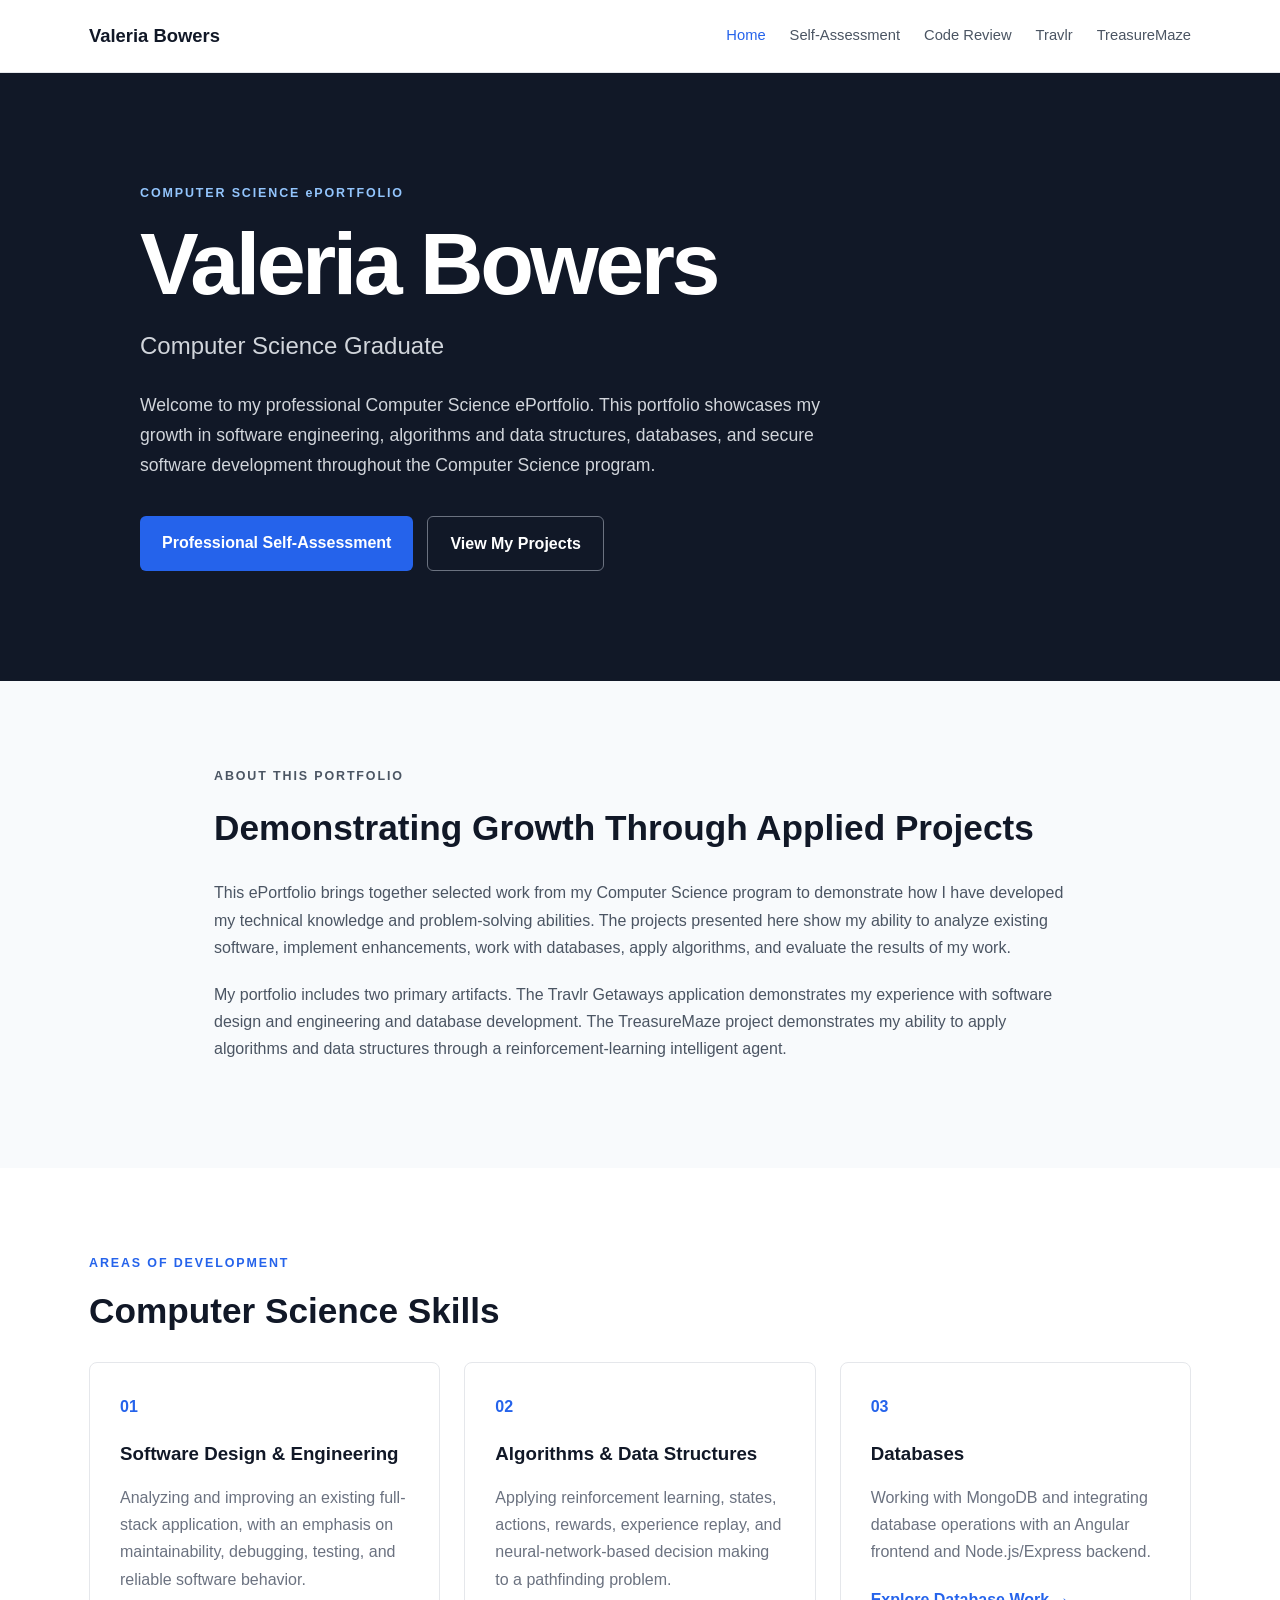
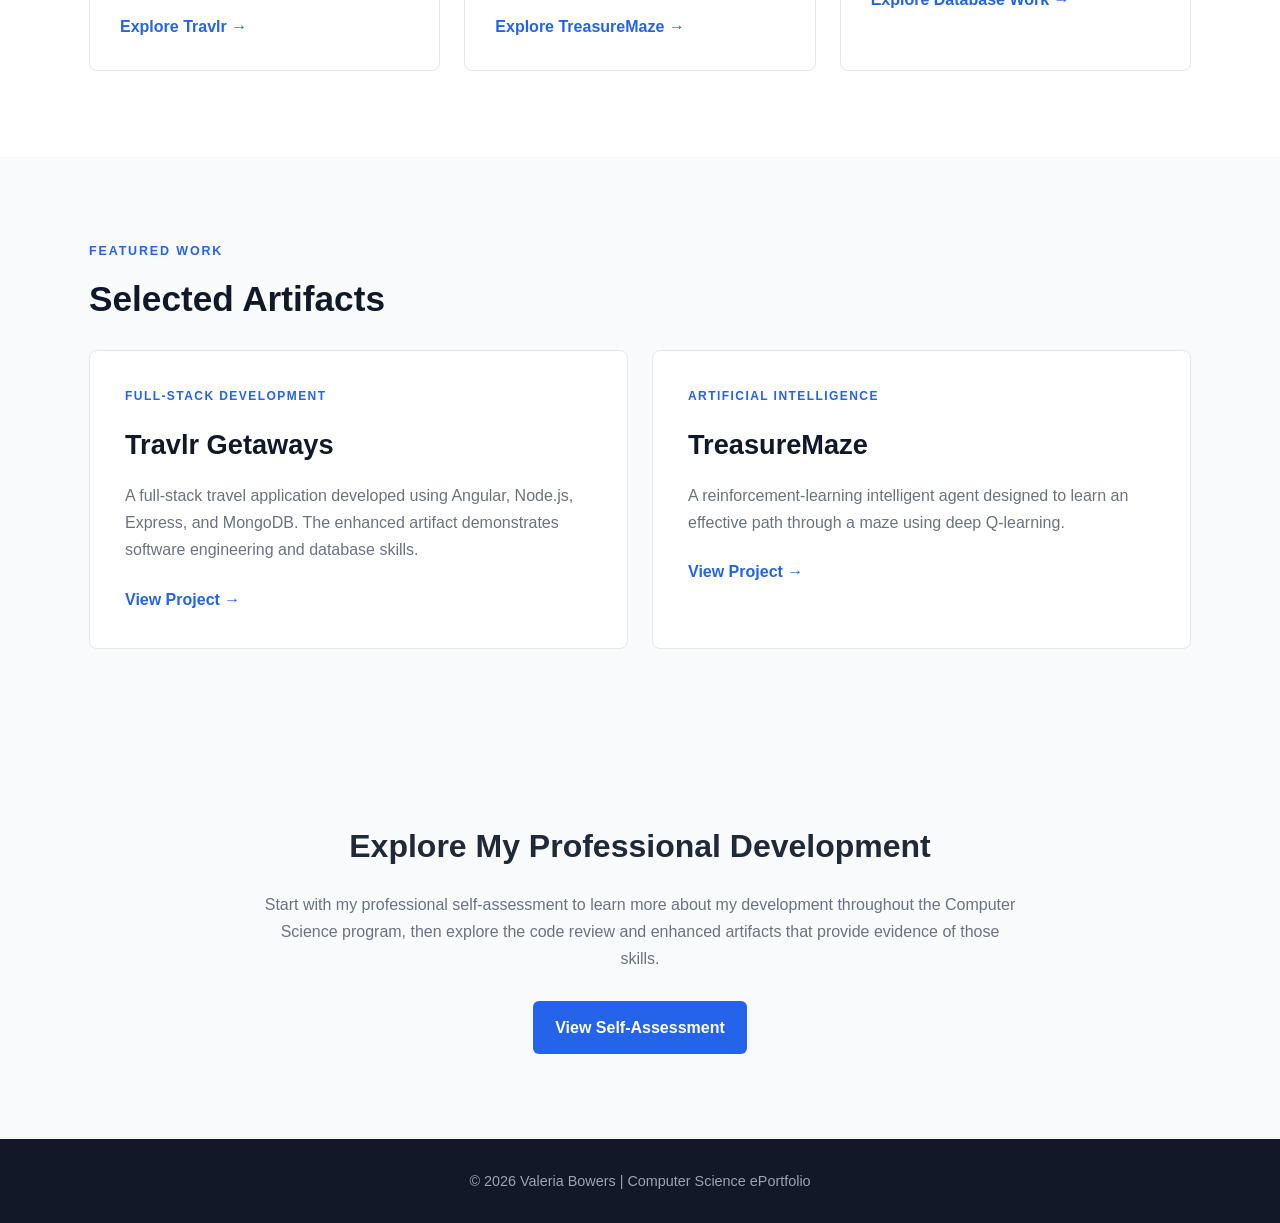
<file: index.html>
<!DOCTYPE html>
<html lang="en">
<head>
    <meta charset="UTF-8">
    <meta name="viewport" content="width=device-width, initial-scale=1.0">
    <title>Valeria Bowers | Computer Science ePortfolio</title>
    <link rel="stylesheet" href="style.css">
</head>

<body>

    <header>
        <nav class="navbar">
            <div class="nav-container">
                <a href="index.html" class="logo">Valeria Bowers</a>

                <div class="nav-links">
                    <a href="index.html" class="active">Home</a>
                    <a href="self-assessment.html">Self-Assessment</a>
                    <a href="code-review.html">Code Review</a>
                    <a href="travlr.html">Travlr</a>
                    <a href="treasuremaze.html">TreasureMaze</a>
                </div>
            </div>
        </nav>
    </header>

    <main>

        <section class="hero">
            <div class="hero-content">
                <p class="eyebrow">COMPUTER SCIENCE ePORTFOLIO</p>

                <h1>Valeria Bowers</h1>

                <h2>Computer Science Graduate</h2>

                <p class="hero-text">
                    Welcome to my professional Computer Science ePortfolio.
                    This portfolio showcases my growth in software engineering,
                    algorithms and data structures, databases, and secure software
                    development throughout the Computer Science program.
                </p>

                <div class="hero-buttons">
                    <a href="self-assessment.html" class="button">
                        Professional Self-Assessment
                    </a>

                    <a href="travlr.html" class="button secondary-button">
                        View My Projects
                    </a>
                </div>
            </div>
        </section>


        <section class="intro section">

            <div class="section-heading">
                <p class="eyebrow">ABOUT THIS PORTFOLIO</p>
                <h2>Demonstrating Growth Through Applied Projects</h2>
            </div>

            <p>
                This ePortfolio brings together selected work from my Computer
                Science program to demonstrate how I have developed my technical
                knowledge and problem-solving abilities. The projects presented
                here show my ability to analyze existing software, implement
                enhancements, work with databases, apply algorithms, and evaluate
                the results of my work.
            </p>

            <p>
                My portfolio includes two primary artifacts. The Travlr Getaways
                application demonstrates my experience with software design and
                engineering and database development. The TreasureMaze project
                demonstrates my ability to apply algorithms and data structures
                through a reinforcement-learning intelligent agent.
            </p>

        </section>


        <section class="skills section">

            <div class="section-heading">
                <p class="eyebrow">AREAS OF DEVELOPMENT</p>
                <h2>Computer Science Skills</h2>
            </div>

            <div class="card-grid">

                <article class="skill-card">
                    <div class="card-number">01</div>
                    <h3>Software Design & Engineering</h3>
                    <p>
                        Analyzing and improving an existing full-stack application,
                        with an emphasis on maintainability, debugging, testing,
                        and reliable software behavior.
                    </p>
                    <a href="travlr.html">Explore Travlr →</a>
                </article>


                <article class="skill-card">
                    <div class="card-number">02</div>
                    <h3>Algorithms & Data Structures</h3>
                    <p>
                        Applying reinforcement learning, states, actions, rewards,
                        experience replay, and neural-network-based decision making
                        to a pathfinding problem.
                    </p>
                    <a href="treasuremaze.html">Explore TreasureMaze →</a>
                </article>


                <article class="skill-card">
                    <div class="card-number">03</div>
                    <h3>Databases</h3>
                    <p>
                        Working with MongoDB and integrating database operations
                        with an Angular frontend and Node.js/Express backend.
                    </p>
                    <a href="travlr.html">Explore Database Work →</a>
                </article>

            </div>

        </section>


        <section class="featured section">

            <div class="section-heading">
                <p class="eyebrow">FEATURED WORK</p>
                <h2>Selected Artifacts</h2>
            </div>

            <div class="project-grid">

                <article class="project-card">
                    <div class="project-label">FULL-STACK DEVELOPMENT</div>

                    <h3>Travlr Getaways</h3>

                    <p>
                        A full-stack travel application developed using Angular,
                        Node.js, Express, and MongoDB. The enhanced artifact
                        demonstrates software engineering and database skills.
                    </p>

                    <a href="travlr.html" class="text-link">
                        View Project →
                    </a>
                </article>


                <article class="project-card">
                    <div class="project-label">ARTIFICIAL INTELLIGENCE</div>

                    <h3>TreasureMaze</h3>

                    <p>
                        A reinforcement-learning intelligent agent designed to
                        learn an effective path through a maze using deep
                        Q-learning.
                    </p>

                    <a href="treasuremaze.html" class="text-link">
                        View Project →
                    </a>
                </article>

            </div>

        </section>


        <section class="cta section">

            <h2>Explore My Professional Development</h2>

            <p>
                Start with my professional self-assessment to learn more about
                my development throughout the Computer Science program, then
                explore the code review and enhanced artifacts that provide
                evidence of those skills.
            </p>

            <a href="self-assessment.html" class="button">
                View Self-Assessment
            </a>

        </section>

    </main>


    <footer>
        <p>© 2026 Valeria Bowers | Computer Science ePortfolio</p>
    </footer>

</body>
</html>
</file>
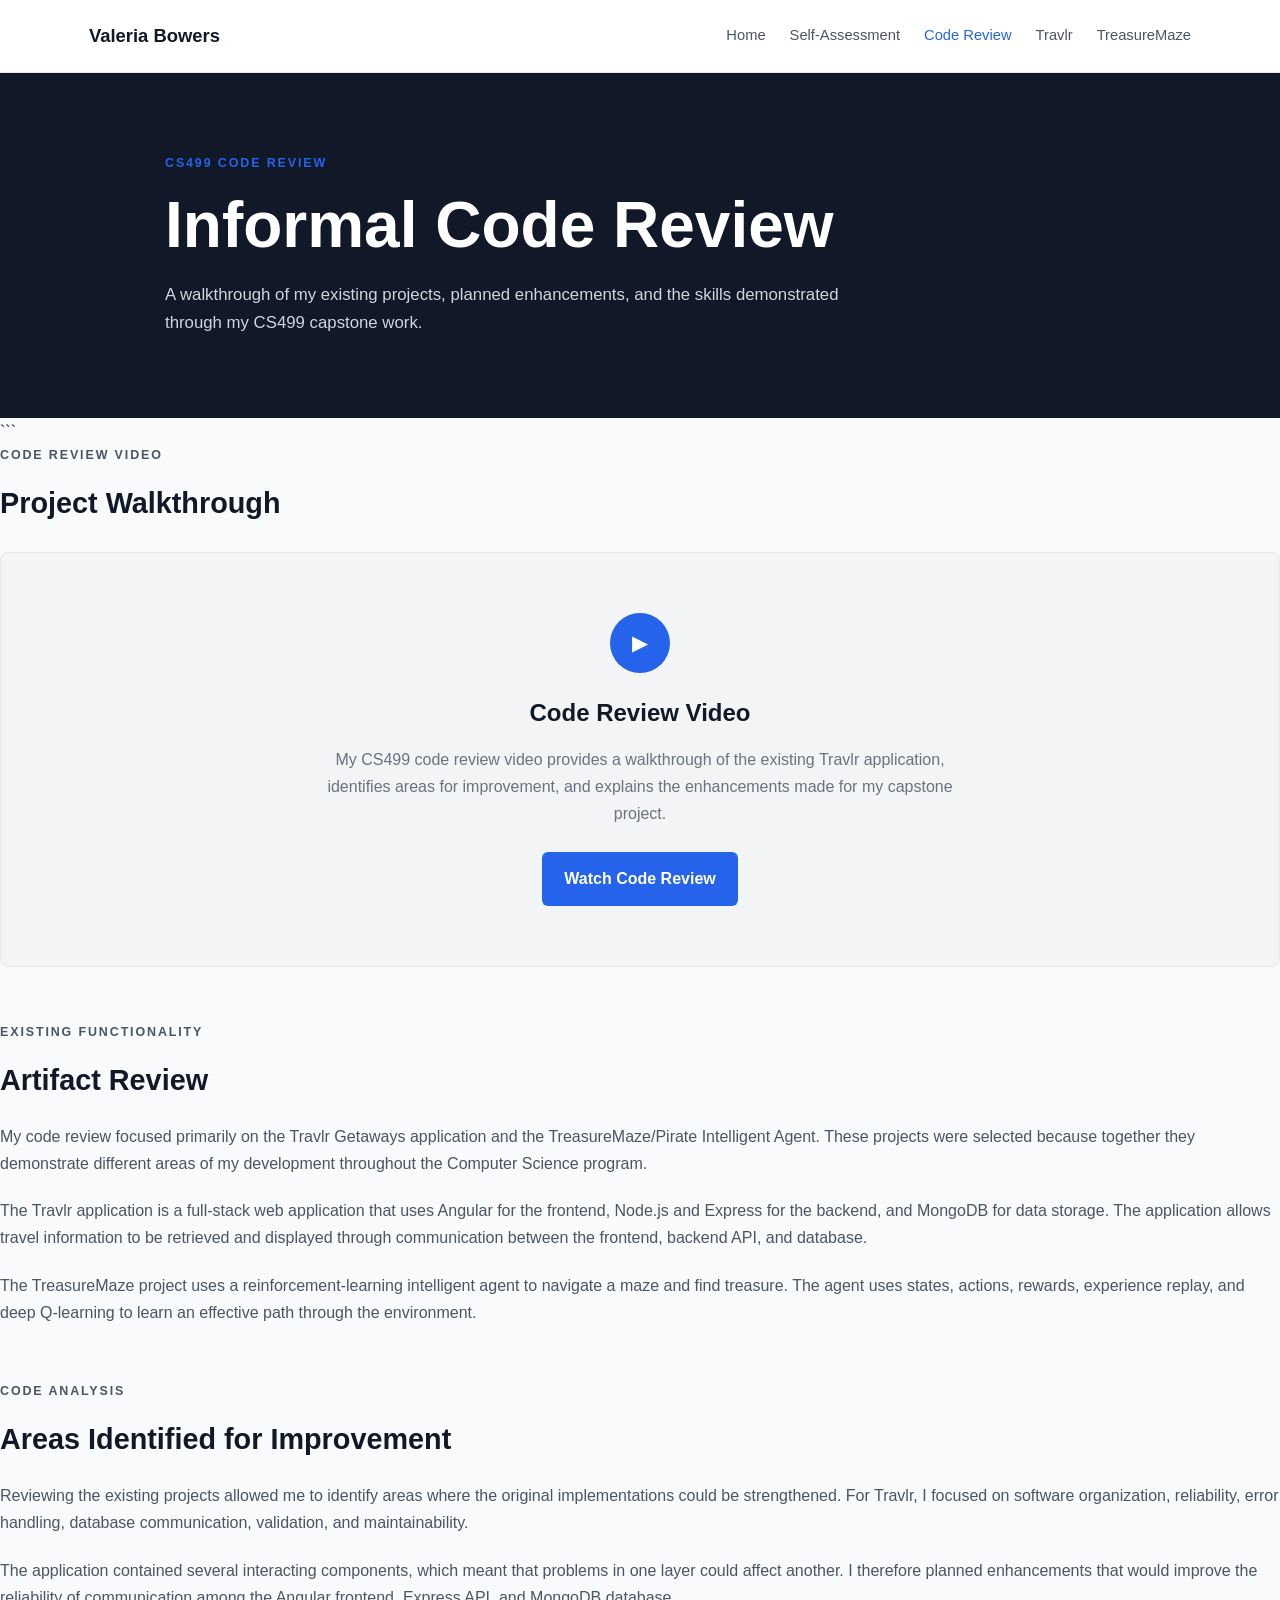
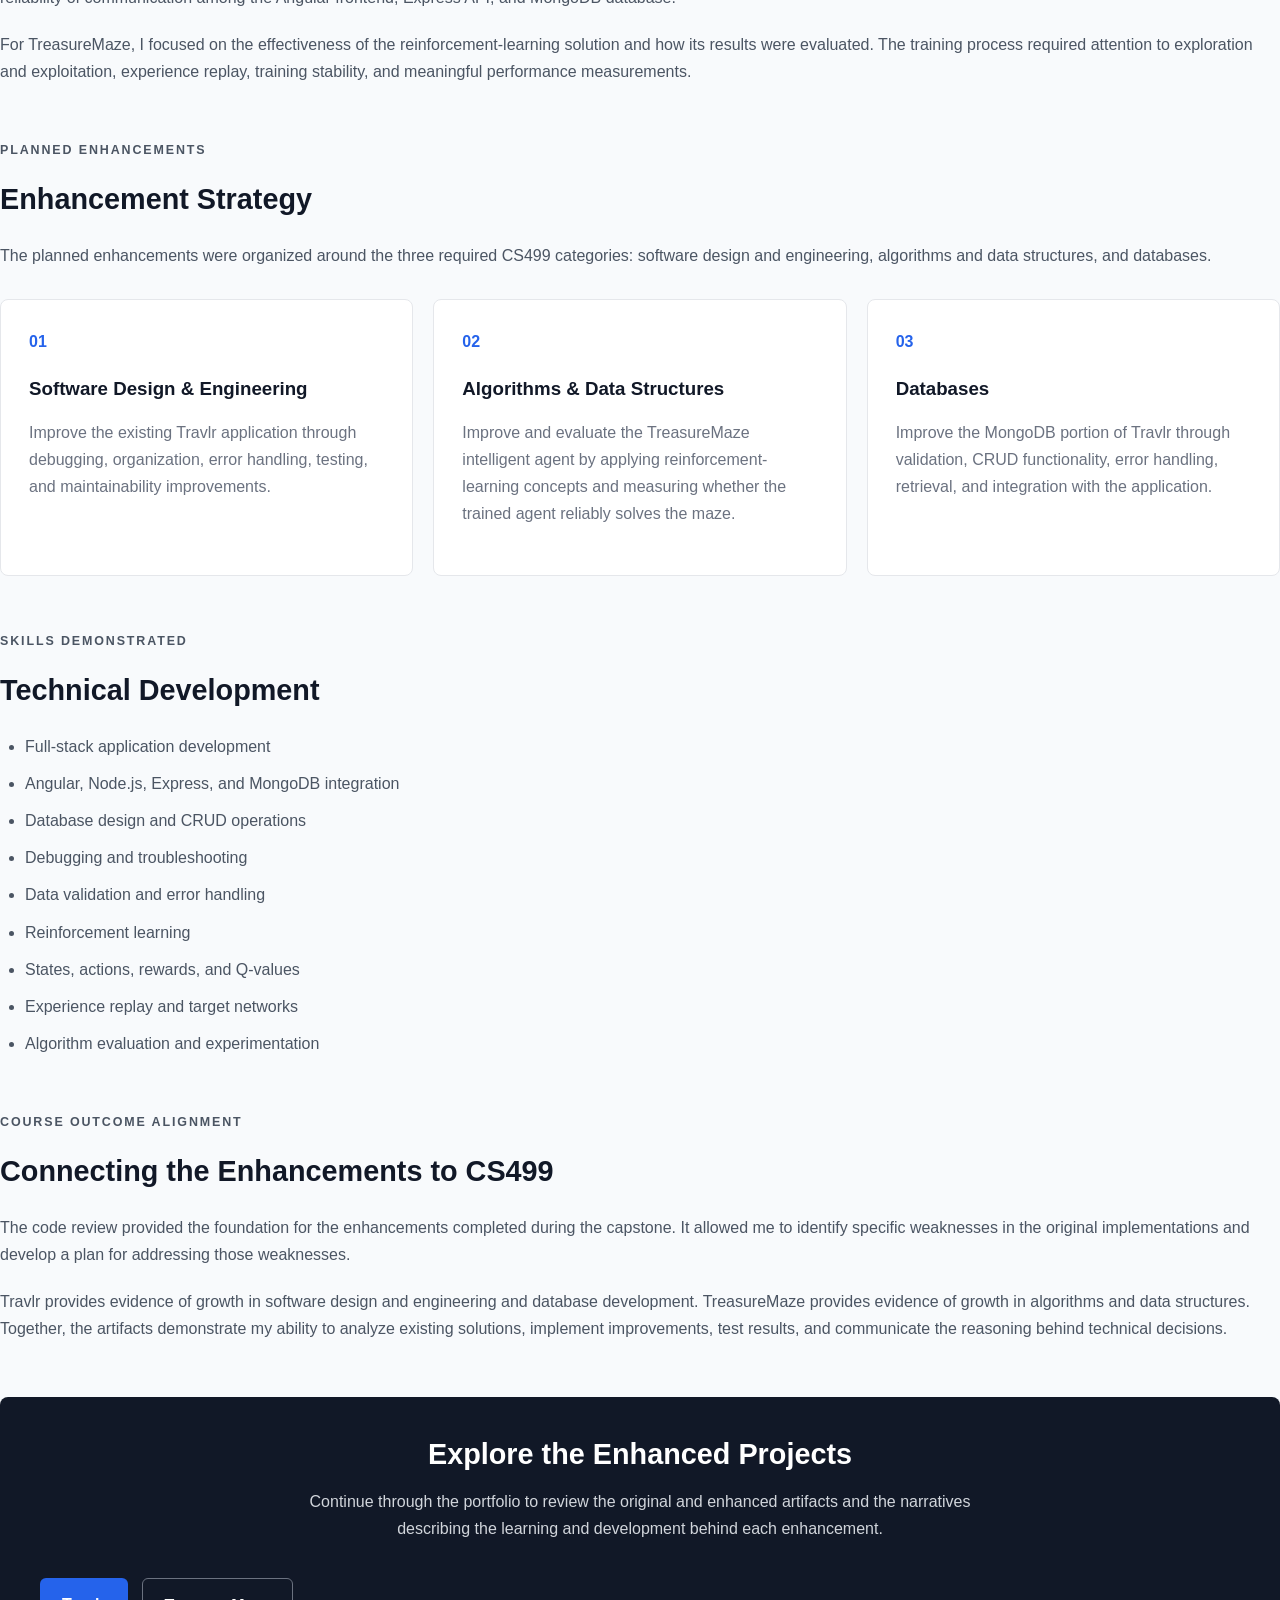
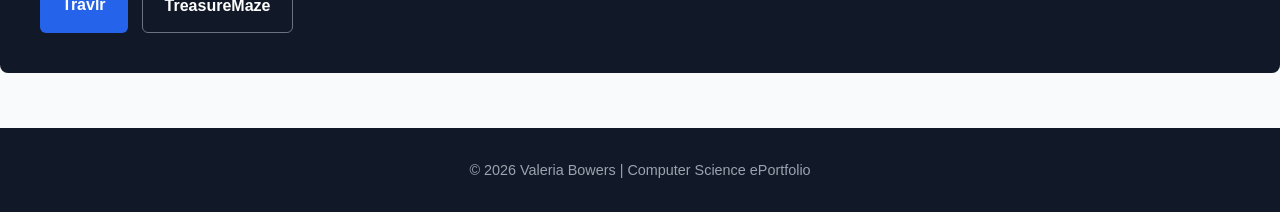
<file: code-review.html>
<!DOCTYPE html>
<html lang="en">
<head>
    <meta charset="UTF-8">
    <meta name="viewport" content="width=device-width, initial-scale=1.0">

    <title>Code Review | Valeria Bowers</title>

    <link rel="stylesheet" href="style.css">
</head>

<body>

    <header>

        <nav class="navbar">

            <div class="nav-container">

                <a href="index.html" class="logo">
                    Valeria Bowers
                </a>

                <div class="nav-links">

                    <a href="index.html">
                        Home
                    </a>

                    <a href="self-assessment.html">
                        Self-Assessment
                    </a>

                    <a href="code-review.html" class="active">
                        Code Review
                    </a>

                    <a href="travlr.html">
                        Travlr
                    </a>

                    <a href="treasuremaze.html">
                        TreasureMaze
                    </a>

                </div>

            </div>

        </nav>

    </header>


    <main>

        <section class="page-hero">

            <div class="page-hero-content">

                <p class="eyebrow">
                    CS499 CODE REVIEW
                </p>

                <h1>
                    Informal Code Review
                </h1>

                <p>
                    A walkthrough of my existing projects, planned enhancements,
                    and the skills demonstrated through my CS499 capstone work.
                </p>

            </div>

        </section>


        <section class="document-section">

            ```
            <p class="eyebrow">
                CODE REVIEW VIDEO
            </p>
            
            <h2>
                Project Walkthrough
            </h2>
            
            <div class="video-placeholder">
            
                <div class="video-icon">
                    ▶
                </div>
            
                <h3>
                    Code Review Video
                </h3>
            
                <p>
                    My CS499 code review video provides a walkthrough of the
                    existing Travlr application, identifies areas for improvement,
                    and explains the enhancements made for my capstone project.
                </p>
            
                <a href="https://www.youtube.com/watch?v=i942UKuwhCs"
                   class="button"
                   target="_blank"
                   rel="noopener noreferrer">
            
                    Watch Code Review
            
                </a>
            
            </div>
            
            </section>
            


            <section class="document-section">

                <p class="eyebrow">
                    EXISTING FUNCTIONALITY
                </p>

                <h2>
                    Artifact Review
                </h2>

                <p>
                    My code review focused primarily on the Travlr Getaways
                    application and the TreasureMaze/Pirate Intelligent Agent.
                    These projects were selected because together they
                    demonstrate different areas of my development throughout
                    the Computer Science program.
                </p>

                <p>
                    The Travlr application is a full-stack web application that
                    uses Angular for the frontend, Node.js and Express for the
                    backend, and MongoDB for data storage. The application
                    allows travel information to be retrieved and displayed
                    through communication between the frontend, backend API,
                    and database.
                </p>

                <p>
                    The TreasureMaze project uses a reinforcement-learning
                    intelligent agent to navigate a maze and find treasure.
                    The agent uses states, actions, rewards, experience replay,
                    and deep Q-learning to learn an effective path through the
                    environment.
                </p>

            </section>


            <section class="document-section">

                <p class="eyebrow">
                    CODE ANALYSIS
                </p>

                <h2>
                    Areas Identified for Improvement
                </h2>

                <p>
                    Reviewing the existing projects allowed me to identify areas
                    where the original implementations could be strengthened.
                    For Travlr, I focused on software organization, reliability,
                    error handling, database communication, validation, and
                    maintainability.
                </p>

                <p>
                    The application contained several interacting components,
                    which meant that problems in one layer could affect another.
                    I therefore planned enhancements that would improve the
                    reliability of communication among the Angular frontend,
                    Express API, and MongoDB database.
                </p>

                <p>
                    For TreasureMaze, I focused on the effectiveness of the
                    reinforcement-learning solution and how its results were
                    evaluated. The training process required attention to
                    exploration and exploitation, experience replay, training
                    stability, and meaningful performance measurements.
                </p>

            </section>


            <section class="document-section">

                <p class="eyebrow">
                    PLANNED ENHANCEMENTS
                </p>

                <h2>
                    Enhancement Strategy
                </h2>

                <p>
                    The planned enhancements were organized around the three
                    required CS499 categories: software design and engineering,
                    algorithms and data structures, and databases.
                </p>

                <div class="enhancement-grid">

                    <article class="enhancement-card">

                        <div class="card-number">
                            01
                        </div>

                        <h3>
                            Software Design & Engineering
                        </h3>

                        <p>
                            Improve the existing Travlr application through
                            debugging, organization, error handling, testing,
                            and maintainability improvements.
                        </p>

                    </article>


                    <article class="enhancement-card">

                        <div class="card-number">
                            02
                        </div>

                        <h3>
                            Algorithms & Data Structures
                        </h3>

                        <p>
                            Improve and evaluate the TreasureMaze intelligent
                            agent by applying reinforcement-learning concepts
                            and measuring whether the trained agent reliably
                            solves the maze.
                        </p>

                    </article>


                    <article class="enhancement-card">

                        <div class="card-number">
                            03
                        </div>

                        <h3>
                            Databases
                        </h3>

                        <p>
                            Improve the MongoDB portion of Travlr through
                            validation, CRUD functionality, error handling,
                            retrieval, and integration with the application.
                        </p>

                    </article>

                </div>

            </section>


            <section class="document-section">

                <p class="eyebrow">
                    SKILLS DEMONSTRATED
                </p>

                <h2>
                    Technical Development
                </h2>

                <ul class="skills-list">

                    <li>
                        Full-stack application development
                    </li>

                    <li>
                        Angular, Node.js, Express, and MongoDB integration
                    </li>

                    <li>
                        Database design and CRUD operations
                    </li>

                    <li>
                        Debugging and troubleshooting
                    </li>

                    <li>
                        Data validation and error handling
                    </li>

                    <li>
                        Reinforcement learning
                    </li>

                    <li>
                        States, actions, rewards, and Q-values
                    </li>

                    <li>
                        Experience replay and target networks
                    </li>

                    <li>
                        Algorithm evaluation and experimentation
                    </li>

                </ul>

            </section>


            <section class="document-section">

                <p class="eyebrow">
                    COURSE OUTCOME ALIGNMENT
                </p>

                <h2>
                    Connecting the Enhancements to CS499
                </h2>

                <p>
                    The code review provided the foundation for the enhancements
                    completed during the capstone. It allowed me to identify
                    specific weaknesses in the original implementations and
                    develop a plan for addressing those weaknesses.
                </p>

                <p>
                    Travlr provides evidence of growth in software design and
                    engineering and database development. TreasureMaze provides
                    evidence of growth in algorithms and data structures.
                    Together, the artifacts demonstrate my ability to analyze
                    existing solutions, implement improvements, test results,
                    and communicate the reasoning behind technical decisions.
                </p>

            </section>


            <section class="document-section">

                <div class="navigation-card">

                    <h2>
                        Explore the Enhanced Projects
                    </h2>

                    <p>
                        Continue through the portfolio to review the original
                        and enhanced artifacts and the narratives describing
                        the learning and development behind each enhancement.
                    </p>

                    <div class="hero-buttons">

                        <a href="travlr.html" class="button">
                            Travlr
                        </a>

                        <a href="treasuremaze.html"
                           class="button secondary-button">
                            TreasureMaze
                        </a>

                    </div>

                </div>

            </section>

        </section>

    </main>


    <footer>

        <p>
            © 2026 Valeria Bowers | Computer Science ePortfolio
        </p>

    </footer>

</body>
</html>
</file>
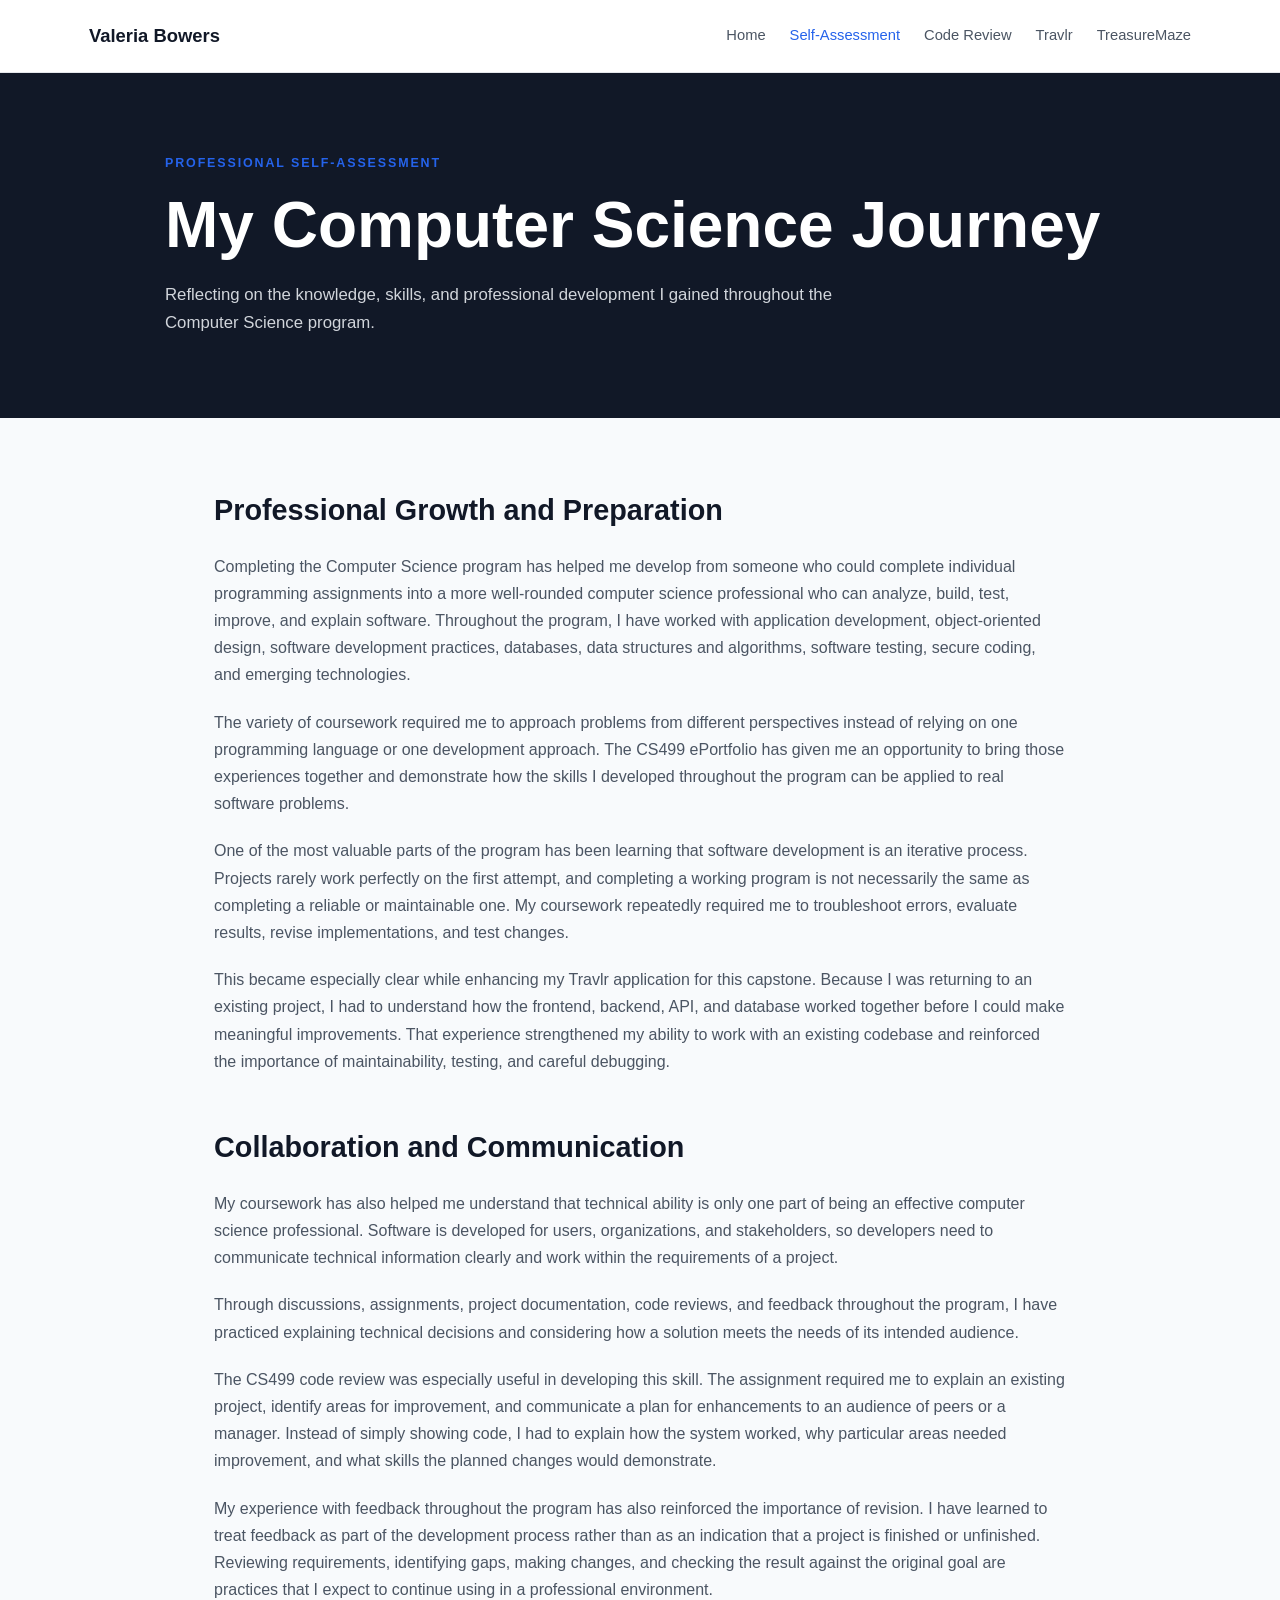
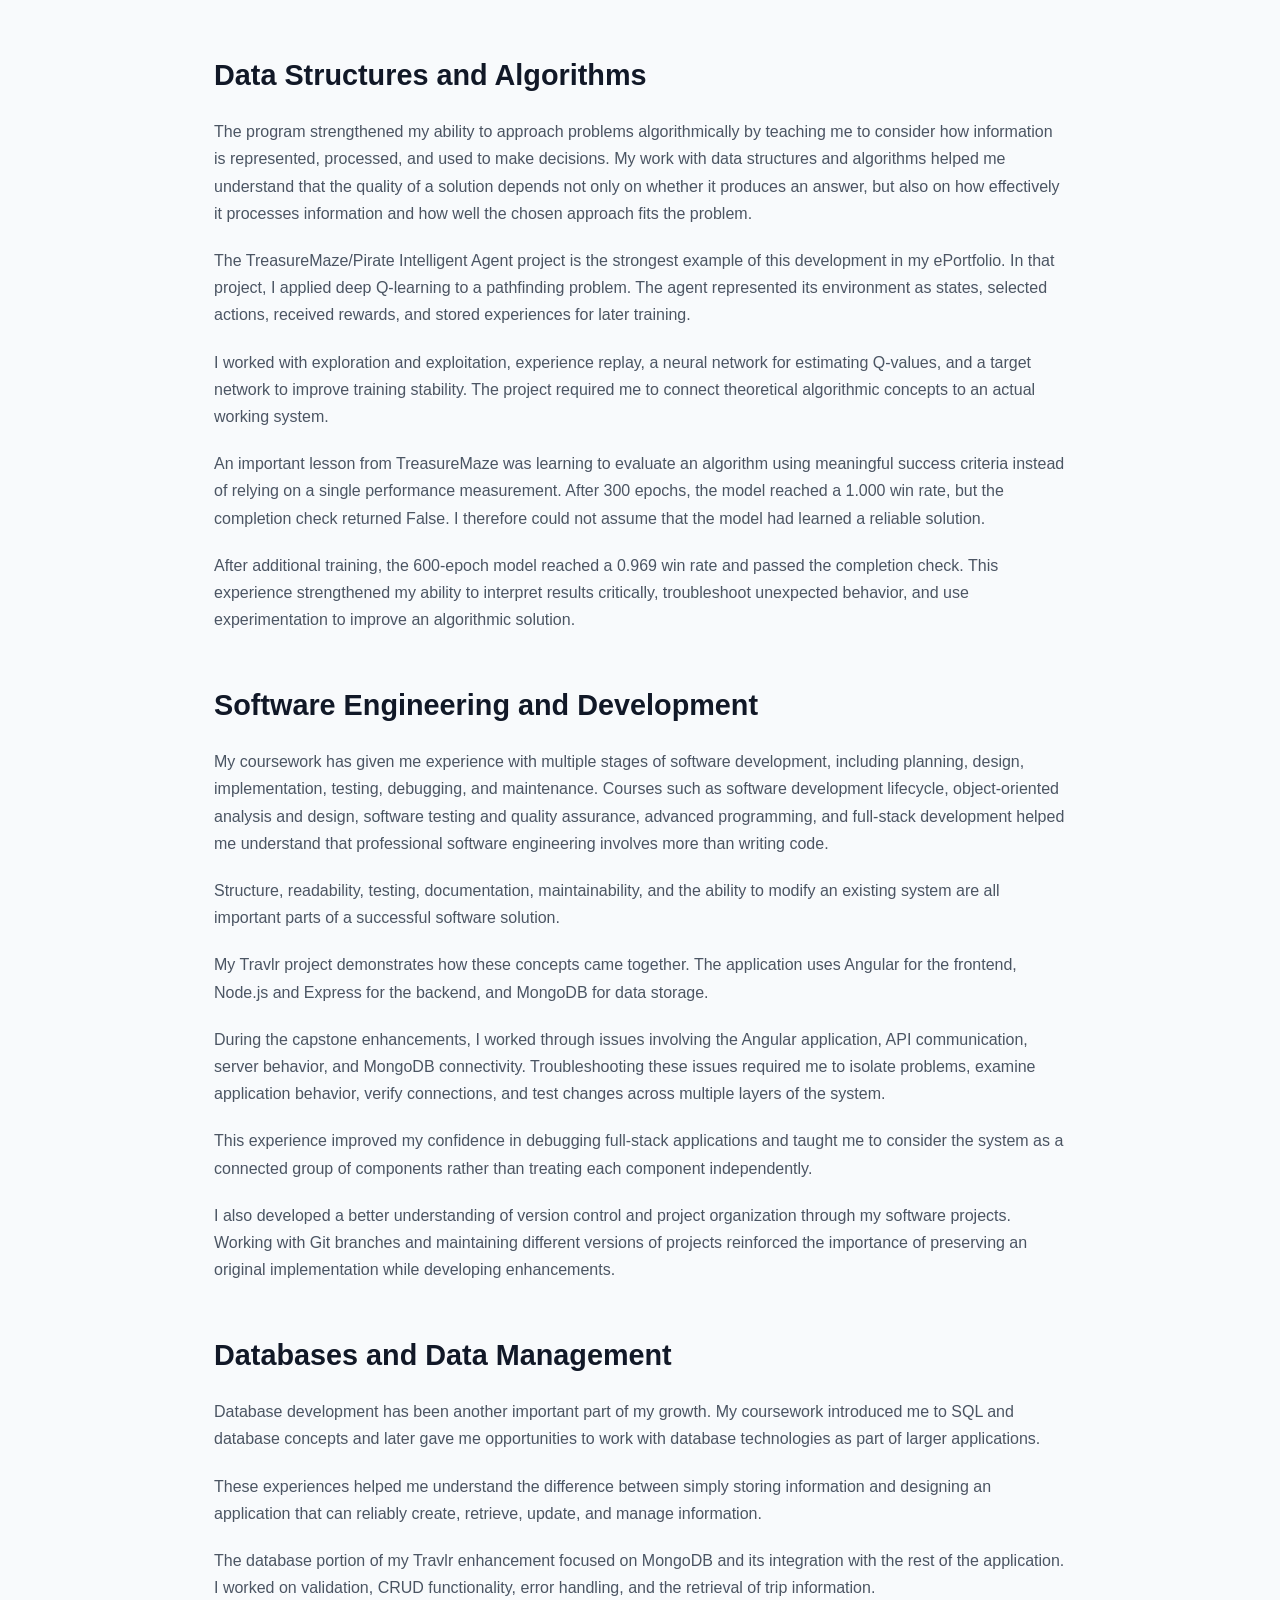
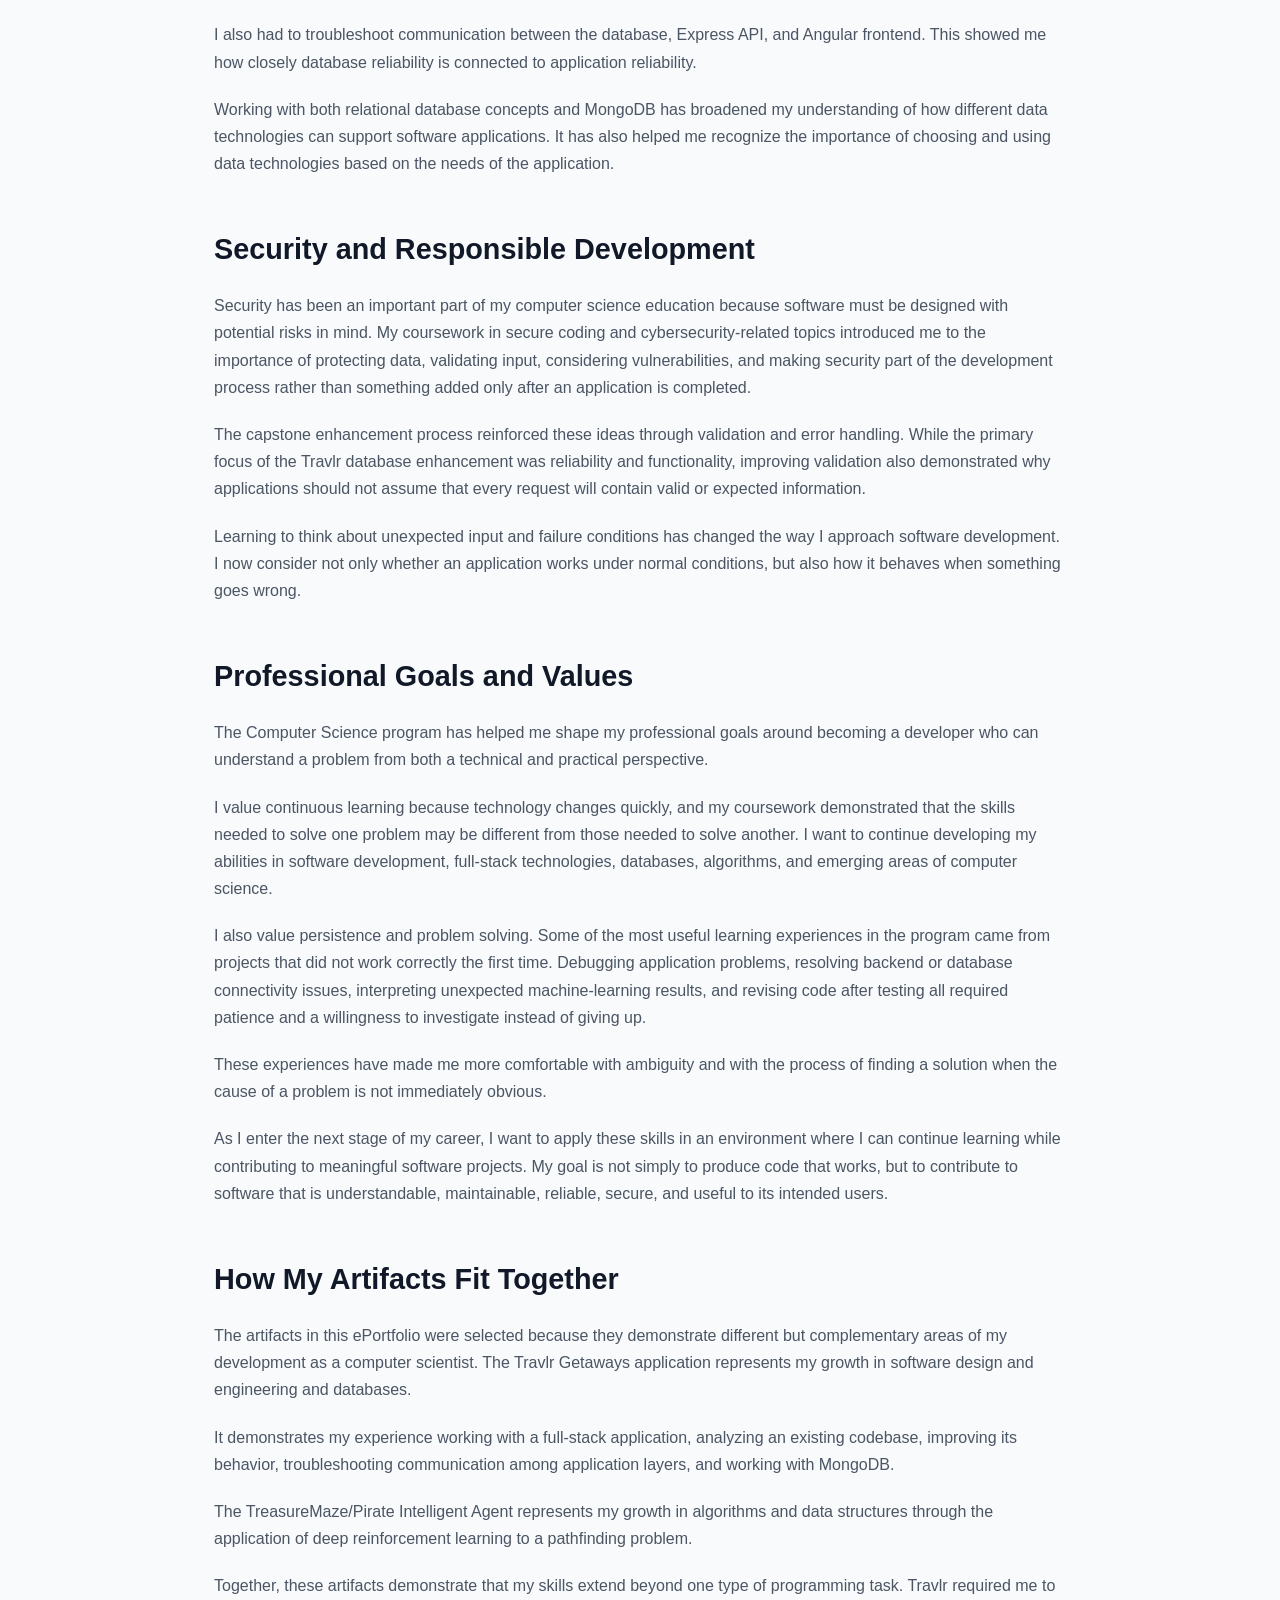
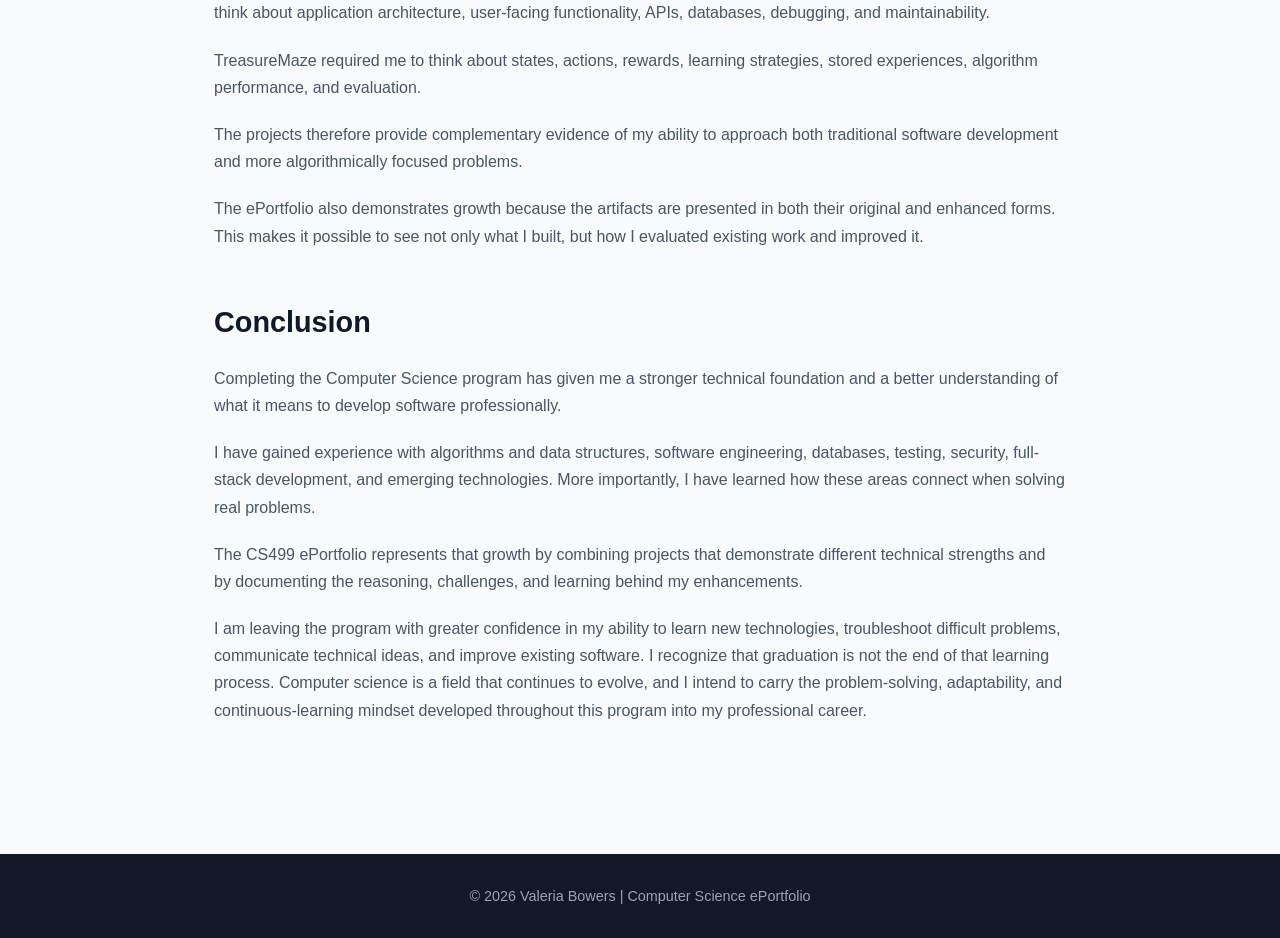
<file: self-assessment.html>
<!DOCTYPE html>
<html lang="en">
<head>
    <meta charset="UTF-8">
    <meta name="viewport" content="width=device-width, initial-scale=1.0">
    <title>Professional Self-Assessment | Valeria Bowers</title>
    <link rel="stylesheet" href="style.css">
</head>

<body>

    <header>
        <nav class="navbar">
            <div class="nav-container">

                <a href="index.html" class="logo">
                    Valeria Bowers
                </a>

                <div class="nav-links">
                    <a href="index.html">Home</a>
                    <a href="self-assessment.html" class="active">
                        Self-Assessment
                    </a>
                    <a href="code-review.html">Code Review</a>
                    <a href="travlr.html">Travlr</a>
                    <a href="treasuremaze.html">TreasureMaze</a>
                </div>

            </div>
        </nav>
    </header>


    <main>

        <section class="page-hero">

            <div class="page-hero-content">

                <p class="eyebrow">
                    PROFESSIONAL SELF-ASSESSMENT
                </p>

                <h1>
                    My Computer Science Journey
                </h1>

                <p>
                    Reflecting on the knowledge, skills, and professional
                    development I gained throughout the Computer Science program.
                </p>

            </div>

        </section>


        <article class="document">

            <section class="document-section">

                <h2>
                    Professional Growth and Preparation
                </h2>

                <p>
                    Completing the Computer Science program has helped me develop
                    from someone who could complete individual programming
                    assignments into a more well-rounded computer science
                    professional who can analyze, build, test, improve, and
                    explain software. Throughout the program, I have worked with
                    application development, object-oriented design, software
                    development practices, databases, data structures and
                    algorithms, software testing, secure coding, and emerging
                    technologies.
                </p>

                <p>
                    The variety of coursework required me to approach problems
                    from different perspectives instead of relying on one
                    programming language or one development approach. The CS499
                    ePortfolio has given me an opportunity to bring those
                    experiences together and demonstrate how the skills I
                    developed throughout the program can be applied to real
                    software problems.
                </p>

                <p>
                    One of the most valuable parts of the program has been
                    learning that software development is an iterative process.
                    Projects rarely work perfectly on the first attempt, and
                    completing a working program is not necessarily the same as
                    completing a reliable or maintainable one. My coursework
                    repeatedly required me to troubleshoot errors, evaluate
                    results, revise implementations, and test changes.
                </p>

                <p>
                    This became especially clear while enhancing my Travlr
                    application for this capstone. Because I was returning to an
                    existing project, I had to understand how the frontend,
                    backend, API, and database worked together before I could
                    make meaningful improvements. That experience strengthened
                    my ability to work with an existing codebase and reinforced
                    the importance of maintainability, testing, and careful
                    debugging.
                </p>

            </section>


            <section class="document-section">

                <h2>
                    Collaboration and Communication
                </h2>

                <p>
                    My coursework has also helped me understand that technical
                    ability is only one part of being an effective computer
                    science professional. Software is developed for users,
                    organizations, and stakeholders, so developers need to
                    communicate technical information clearly and work within
                    the requirements of a project.
                </p>

                <p>
                    Through discussions, assignments, project documentation,
                    code reviews, and feedback throughout the program, I have
                    practiced explaining technical decisions and considering
                    how a solution meets the needs of its intended audience.
                </p>

                <p>
                    The CS499 code review was especially useful in developing
                    this skill. The assignment required me to explain an
                    existing project, identify areas for improvement, and
                    communicate a plan for enhancements to an audience of peers
                    or a manager. Instead of simply showing code, I had to
                    explain how the system worked, why particular areas needed
                    improvement, and what skills the planned changes would
                    demonstrate.
                </p>

                <p>
                    My experience with feedback throughout the program has also
                    reinforced the importance of revision. I have learned to
                    treat feedback as part of the development process rather
                    than as an indication that a project is finished or
                    unfinished. Reviewing requirements, identifying gaps,
                    making changes, and checking the result against the original
                    goal are practices that I expect to continue using in a
                    professional environment.
                </p>

            </section>


            <section class="document-section">

                <h2>
                    Data Structures and Algorithms
                </h2>

                <p>
                    The program strengthened my ability to approach problems
                    algorithmically by teaching me to consider how information
                    is represented, processed, and used to make decisions. My
                    work with data structures and algorithms helped me understand
                    that the quality of a solution depends not only on whether
                    it produces an answer, but also on how effectively it
                    processes information and how well the chosen approach fits
                    the problem.
                </p>

                <p>
                    The TreasureMaze/Pirate Intelligent Agent project is the
                    strongest example of this development in my ePortfolio. In
                    that project, I applied deep Q-learning to a pathfinding
                    problem. The agent represented its environment as states,
                    selected actions, received rewards, and stored experiences
                    for later training.
                </p>

                <p>
                    I worked with exploration and exploitation, experience
                    replay, a neural network for estimating Q-values, and a
                    target network to improve training stability. The project
                    required me to connect theoretical algorithmic concepts to
                    an actual working system.
                </p>

                <p>
                    An important lesson from TreasureMaze was learning to
                    evaluate an algorithm using meaningful success criteria
                    instead of relying on a single performance measurement.
                    After 300 epochs, the model reached a 1.000 win rate, but
                    the completion check returned False. I therefore could not
                    assume that the model had learned a reliable solution.
                </p>

                <p>
                    After additional training, the 600-epoch model reached a
                    0.969 win rate and passed the completion check. This
                    experience strengthened my ability to interpret results
                    critically, troubleshoot unexpected behavior, and use
                    experimentation to improve an algorithmic solution.
                </p>

            </section>


            <section class="document-section">

                <h2>
                    Software Engineering and Development
                </h2>

                <p>
                    My coursework has given me experience with multiple stages
                    of software development, including planning, design,
                    implementation, testing, debugging, and maintenance. Courses
                    such as software development lifecycle, object-oriented
                    analysis and design, software testing and quality assurance,
                    advanced programming, and full-stack development helped me
                    understand that professional software engineering involves
                    more than writing code.
                </p>

                <p>
                    Structure, readability, testing, documentation,
                    maintainability, and the ability to modify an existing
                    system are all important parts of a successful software
                    solution.
                </p>

                <p>
                    My Travlr project demonstrates how these concepts came
                    together. The application uses Angular for the frontend,
                    Node.js and Express for the backend, and MongoDB for data
                    storage.
                </p>

                <p>
                    During the capstone enhancements, I worked through issues
                    involving the Angular application, API communication,
                    server behavior, and MongoDB connectivity. Troubleshooting
                    these issues required me to isolate problems, examine
                    application behavior, verify connections, and test changes
                    across multiple layers of the system.
                </p>

                <p>
                    This experience improved my confidence in debugging
                    full-stack applications and taught me to consider the
                    system as a connected group of components rather than
                    treating each component independently.
                </p>

                <p>
                    I also developed a better understanding of version control
                    and project organization through my software projects.
                    Working with Git branches and maintaining different
                    versions of projects reinforced the importance of preserving
                    an original implementation while developing enhancements.
                </p>

            </section>


            <section class="document-section">

                <h2>
                    Databases and Data Management
                </h2>

                <p>
                    Database development has been another important part of my
                    growth. My coursework introduced me to SQL and database
                    concepts and later gave me opportunities to work with
                    database technologies as part of larger applications.
                </p>

                <p>
                    These experiences helped me understand the difference
                    between simply storing information and designing an
                    application that can reliably create, retrieve, update, and
                    manage information.
                </p>

                <p>
                    The database portion of my Travlr enhancement focused on
                    MongoDB and its integration with the rest of the application.
                    I worked on validation, CRUD functionality, error handling,
                    and the retrieval of trip information.
                </p>

                <p>
                    I also had to troubleshoot communication between the
                    database, Express API, and Angular frontend. This showed me
                    how closely database reliability is connected to application
                    reliability.
                </p>

                <p>
                    Working with both relational database concepts and MongoDB
                    has broadened my understanding of how different data
                    technologies can support software applications. It has also
                    helped me recognize the importance of choosing and using
                    data technologies based on the needs of the application.
                </p>

            </section>


            <section class="document-section">

                <h2>
                    Security and Responsible Development
                </h2>

                <p>
                    Security has been an important part of my computer science
                    education because software must be designed with potential
                    risks in mind. My coursework in secure coding and
                    cybersecurity-related topics introduced me to the
                    importance of protecting data, validating input, considering
                    vulnerabilities, and making security part of the development
                    process rather than something added only after an
                    application is completed.
                </p>

                <p>
                    The capstone enhancement process reinforced these ideas
                    through validation and error handling. While the primary
                    focus of the Travlr database enhancement was reliability and
                    functionality, improving validation also demonstrated why
                    applications should not assume that every request will
                    contain valid or expected information.
                </p>

                <p>
                    Learning to think about unexpected input and failure
                    conditions has changed the way I approach software
                    development. I now consider not only whether an application
                    works under normal conditions, but also how it behaves when
                    something goes wrong.
                </p>

            </section>


            <section class="document-section">

                <h2>
                    Professional Goals and Values
                </h2>

                <p>
                    The Computer Science program has helped me shape my
                    professional goals around becoming a developer who can
                    understand a problem from both a technical and practical
                    perspective.
                </p>

                <p>
                    I value continuous learning because technology changes
                    quickly, and my coursework demonstrated that the skills
                    needed to solve one problem may be different from those
                    needed to solve another. I want to continue developing my
                    abilities in software development, full-stack technologies,
                    databases, algorithms, and emerging areas of computer
                    science.
                </p>

                <p>
                    I also value persistence and problem solving. Some of the
                    most useful learning experiences in the program came from
                    projects that did not work correctly the first time.
                    Debugging application problems, resolving backend or
                    database connectivity issues, interpreting unexpected
                    machine-learning results, and revising code after testing
                    all required patience and a willingness to investigate
                    instead of giving up.
                </p>

                <p>
                    These experiences have made me more comfortable with
                    ambiguity and with the process of finding a solution when
                    the cause of a problem is not immediately obvious.
                </p>

                <p>
                    As I enter the next stage of my career, I want to apply
                    these skills in an environment where I can continue learning
                    while contributing to meaningful software projects. My goal
                    is not simply to produce code that works, but to contribute
                    to software that is understandable, maintainable, reliable,
                    secure, and useful to its intended users.
                </p>

            </section>


            <section class="document-section">

                <h2>
                    How My Artifacts Fit Together
                </h2>

                <p>
                    The artifacts in this ePortfolio were selected because they
                    demonstrate different but complementary areas of my
                    development as a computer scientist. The Travlr Getaways
                    application represents my growth in software design and
                    engineering and databases.
                </p>

                <p>
                    It demonstrates my experience working with a full-stack
                    application, analyzing an existing codebase, improving its
                    behavior, troubleshooting communication among application
                    layers, and working with MongoDB.
                </p>

                <p>
                    The TreasureMaze/Pirate Intelligent Agent represents my
                    growth in algorithms and data structures through the
                    application of deep reinforcement learning to a pathfinding
                    problem.
                </p>

                <p>
                    Together, these artifacts demonstrate that my skills extend
                    beyond one type of programming task. Travlr required me to
                    think about application architecture, user-facing
                    functionality, APIs, databases, debugging, and
                    maintainability.
                </p>

                <p>
                    TreasureMaze required me to think about states, actions,
                    rewards, learning strategies, stored experiences, algorithm
                    performance, and evaluation.
                </p>

                <p>
                    The projects therefore provide complementary evidence of my
                    ability to approach both traditional software development
                    and more algorithmically focused problems.
                </p>

                <p>
                    The ePortfolio also demonstrates growth because the
                    artifacts are presented in both their original and enhanced
                    forms. This makes it possible to see not only what I built,
                    but how I evaluated existing work and improved it.
                </p>

            </section>


            <section class="document-section">

                <h2>
                    Conclusion
                </h2>

                <p>
                    Completing the Computer Science program has given me a
                    stronger technical foundation and a better understanding of
                    what it means to develop software professionally.
                </p>

                <p>
                    I have gained experience with algorithms and data
                    structures, software engineering, databases, testing,
                    security, full-stack development, and emerging technologies.
                    More importantly, I have learned how these areas connect when
                    solving real problems.
                </p>

                <p>
                    The CS499 ePortfolio represents that growth by combining
                    projects that demonstrate different technical strengths and
                    by documenting the reasoning, challenges, and learning behind
                    my enhancements.
                </p>

                <p>
                    I am leaving the program with greater confidence in my
                    ability to learn new technologies, troubleshoot difficult
                    problems, communicate technical ideas, and improve existing
                    software. I recognize that graduation is not the end of that
                    learning process. Computer science is a field that continues
                    to evolve, and I intend to carry the problem-solving,
                    adaptability, and continuous-learning mindset developed
                    throughout this program into my professional career.
                </p>

            </section>

        </article>

    </main>


    <footer>
        <p>
            © 2026 Valeria Bowers | Computer Science ePortfolio
        </p>
    </footer>

</body>
</html>
</file>
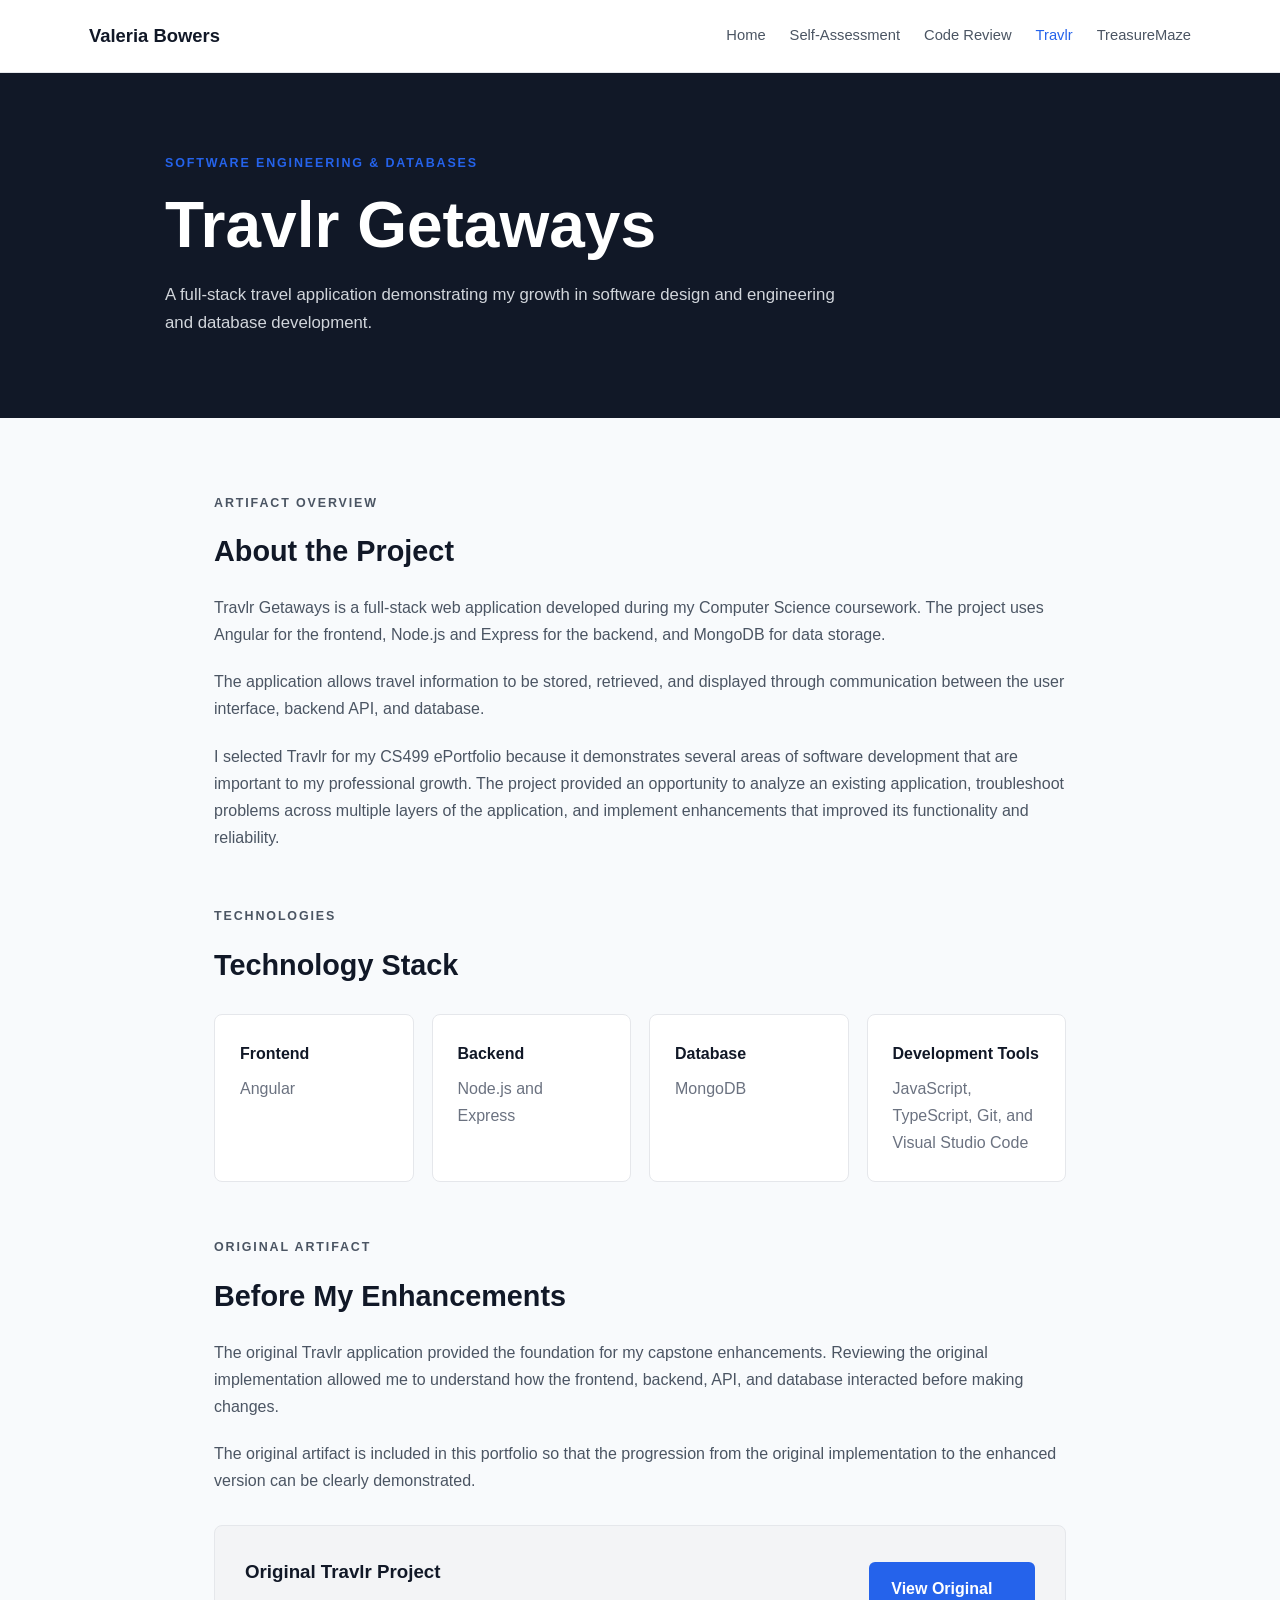
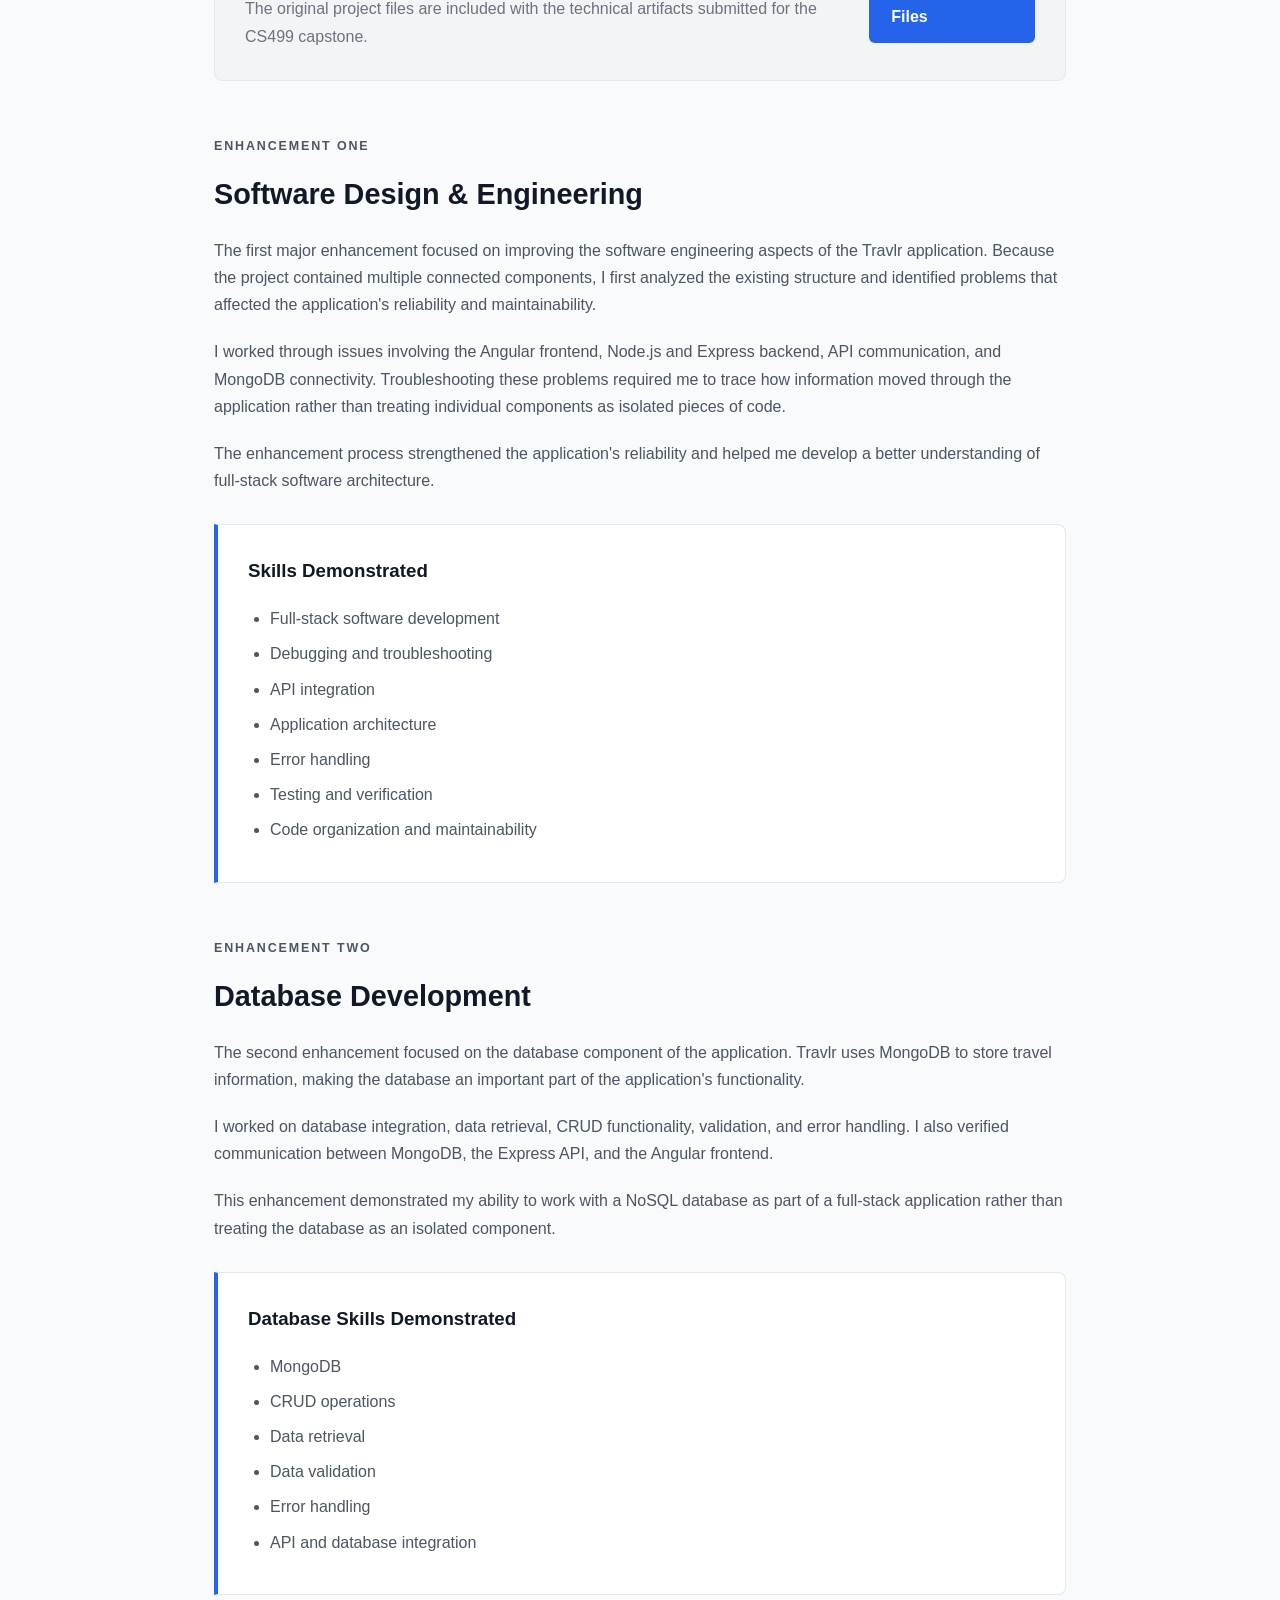
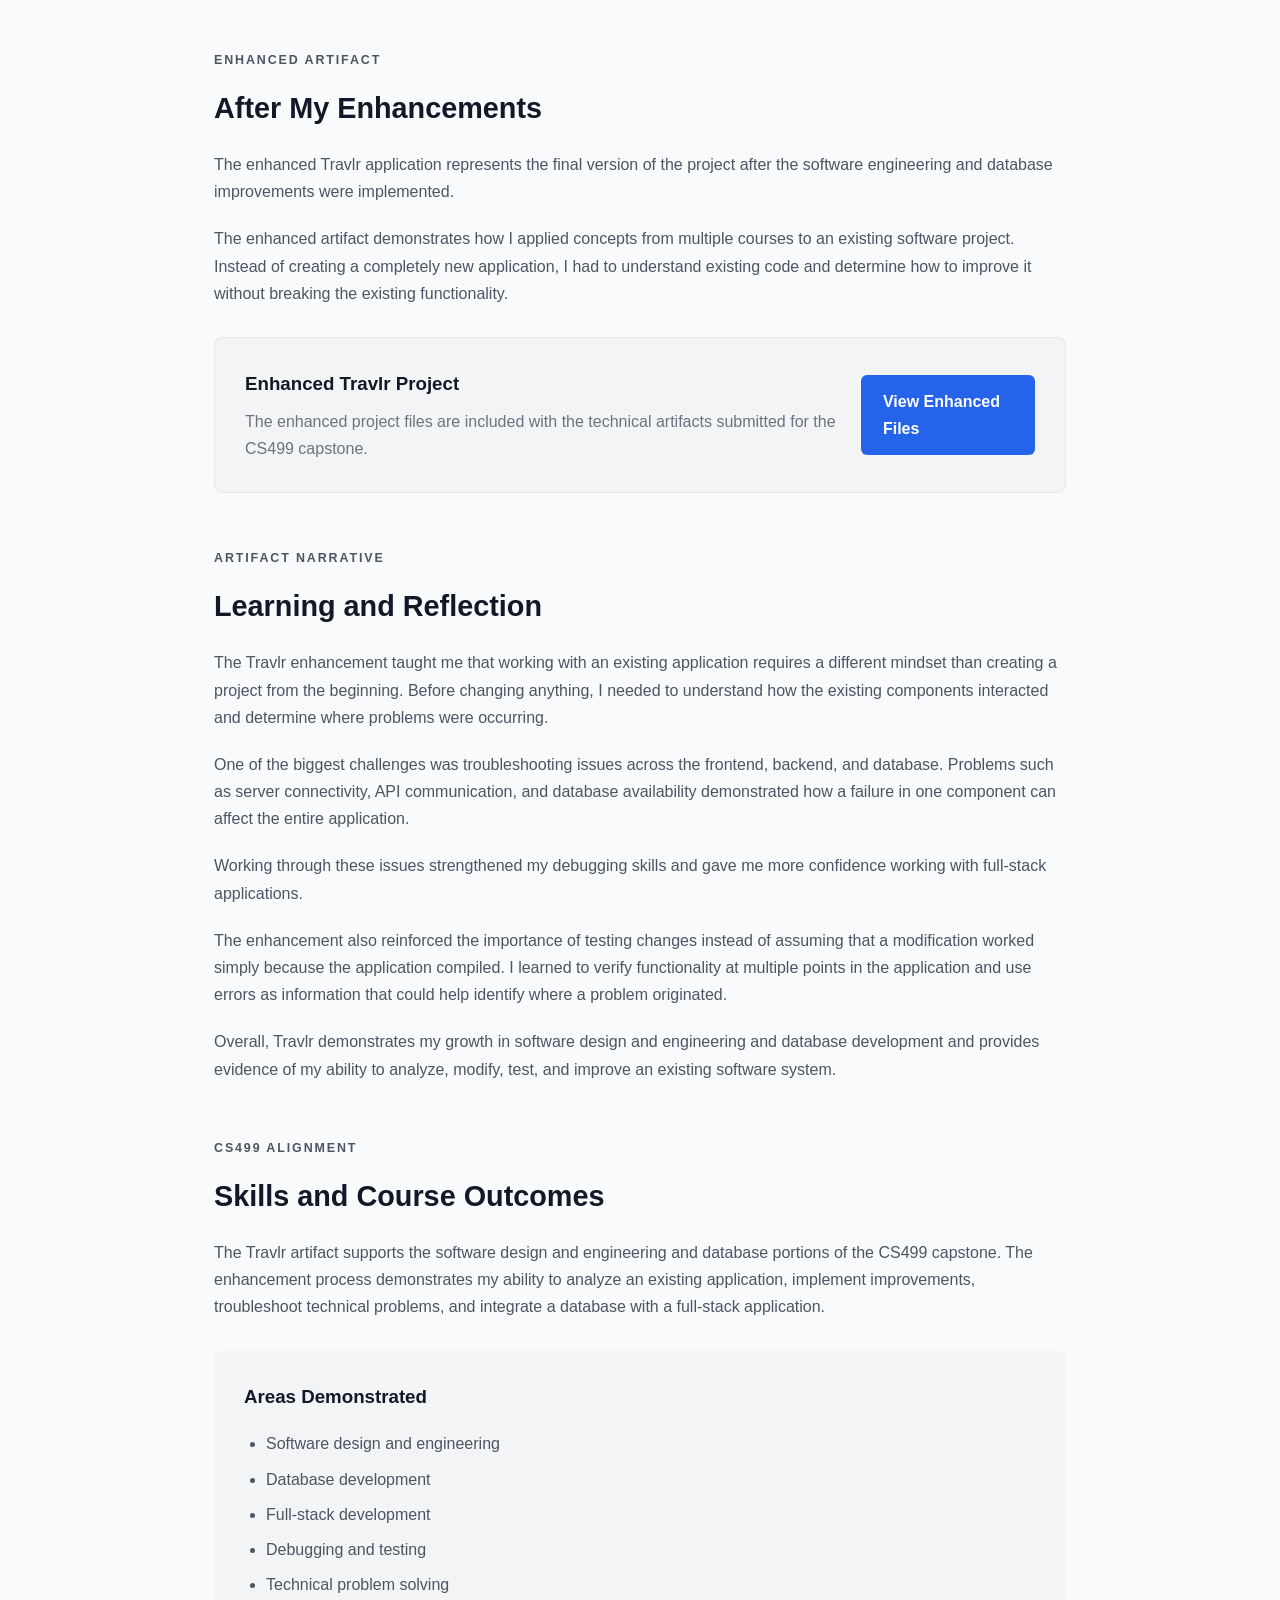
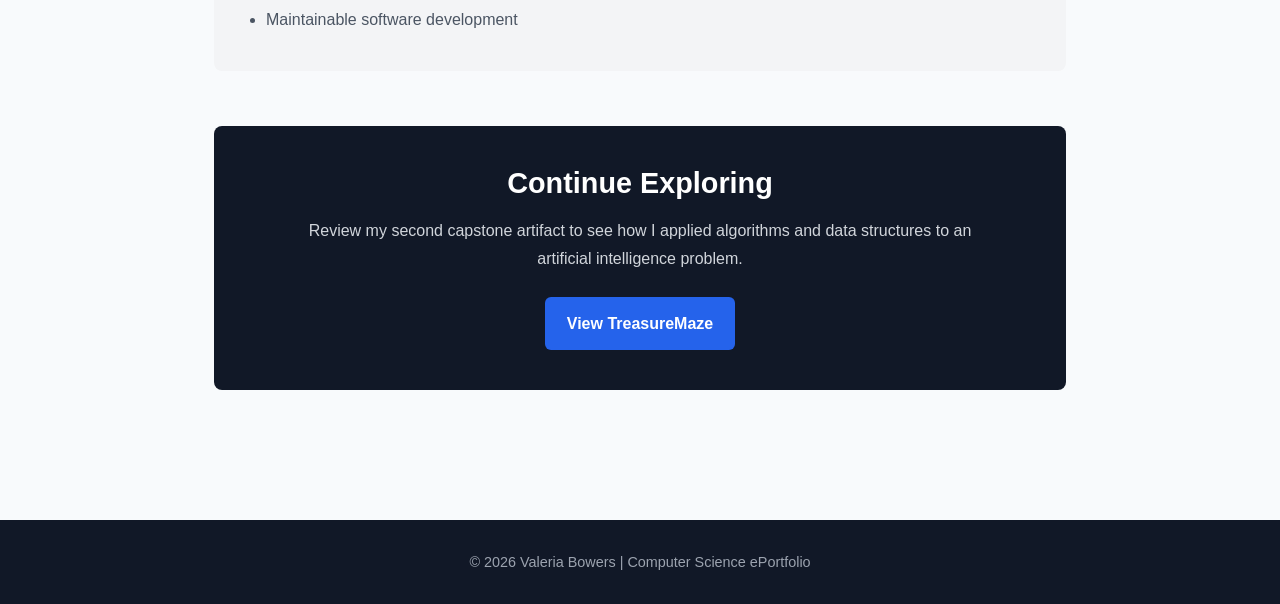
<file: travlr.html>
<!DOCTYPE html>
<html lang="en">

<head>

    <meta charset="UTF-8">

    <meta name="viewport"
          content="width=device-width, initial-scale=1.0">

    <title>Travlr Getaways | Valeria Bowers</title>

    <link rel="stylesheet"
          href="style.css">

</head>


<body>


    <header>

        <nav class="navbar">

            <div class="nav-container">

                <a href="index.html"
                   class="logo">

                    Valeria Bowers

                </a>


                <div class="nav-links">

                    <a href="index.html">
                        Home
                    </a>

                    <a href="self-assessment.html">
                        Self-Assessment
                    </a>

                    <a href="code-review.html">
                        Code Review
                    </a>

                    <a href="travlr.html"
                       class="active">

                        Travlr

                    </a>

                    <a href="treasuremaze.html">
                        TreasureMaze
                    </a>

                </div>

            </div>

        </nav>

    </header>



    <main>


        <!-- PAGE INTRODUCTION -->

        <section class="page-hero">

            <div class="page-hero-content">

                <p class="eyebrow">
                    SOFTWARE ENGINEERING & DATABASES
                </p>

                <h1>
                    Travlr Getaways
                </h1>

                <p>
                    A full-stack travel application demonstrating my growth
                    in software design and engineering and database development.
                </p>

            </div>

        </section>



        <!-- PROJECT OVERVIEW -->

        <section class="document">


            <section class="document-section">

                <p class="eyebrow">
                    ARTIFACT OVERVIEW
                </p>

                <h2>
                    About the Project
                </h2>

                <p>
                    Travlr Getaways is a full-stack web application developed
                    during my Computer Science coursework. The project uses
                    Angular for the frontend, Node.js and Express for the
                    backend, and MongoDB for data storage.
                </p>

                <p>
                    The application allows travel information to be stored,
                    retrieved, and displayed through communication between the
                    user interface, backend API, and database.
                </p>

                <p>
                    I selected Travlr for my CS499 ePortfolio because it
                    demonstrates several areas of software development that
                    are important to my professional growth. The project
                    provided an opportunity to analyze an existing application,
                    troubleshoot problems across multiple layers of the
                    application, and implement enhancements that improved its
                    functionality and reliability.
                </p>

            </section>



            <!-- TECHNOLOGIES -->

            <section class="document-section">

                <p class="eyebrow">
                    TECHNOLOGIES
                </p>

                <h2>
                    Technology Stack
                </h2>


                <div class="tech-grid">


                    <div class="tech-card">

                        <h3>
                            Frontend
                        </h3>

                        <p>
                            Angular
                        </p>

                    </div>


                    <div class="tech-card">

                        <h3>
                            Backend
                        </h3>

                        <p>
                            Node.js and Express
                        </p>

                    </div>


                    <div class="tech-card">

                        <h3>
                            Database
                        </h3>

                        <p>
                            MongoDB
                        </p>

                    </div>


                    <div class="tech-card">

                        <h3>
                            Development Tools
                        </h3>

                        <p>
                            JavaScript, TypeScript, Git, and Visual Studio Code
                        </p>

                    </div>


                </div>

            </section>



            <!-- ORIGINAL ARTIFACT -->

            <section class="document-section">

                <p class="eyebrow">
                    ORIGINAL ARTIFACT
                </p>

                <h2>
                    Before My Enhancements
                </h2>

                <p>
                    The original Travlr application provided the foundation
                    for my capstone enhancements. Reviewing the original
                    implementation allowed me to understand how the frontend,
                    backend, API, and database interacted before making
                    changes.
                </p>

                <p>
                    The original artifact is included in this portfolio so
                    that the progression from the original implementation to
                    the enhanced version can be clearly demonstrated.
                </p>


                <div class="artifact-card">

                    <div>

                        <h3>
                            Original Travlr Project
                        </h3>

                        <p>
                            The original project files are included with the
                            technical artifacts submitted for the CS499
                            capstone.
                        </p>

                    </div>


                    <a href="https://github.com/ValeriaDuharte/CS465/tree/module7"
                       class="button">

                        View Original Files

                    </a>

                </div>

            </section>



            <!-- SOFTWARE ENGINEERING -->

            <section class="document-section">

                <p class="eyebrow">
                    ENHANCEMENT ONE
                </p>

                <h2>
                    Software Design & Engineering
                </h2>

                <p>
                    The first major enhancement focused on improving the
                    software engineering aspects of the Travlr application.
                    Because the project contained multiple connected
                    components, I first analyzed the existing structure and
                    identified problems that affected the application's
                    reliability and maintainability.
                </p>

                <p>
                    I worked through issues involving the Angular frontend,
                    Node.js and Express backend, API communication, and
                    MongoDB connectivity. Troubleshooting these problems
                    required me to trace how information moved through the
                    application rather than treating individual components as
                    isolated pieces of code.
                </p>

                <p>
                    The enhancement process strengthened the application's
                    reliability and helped me develop a better understanding
                    of full-stack software architecture.
                </p>


                <div class="enhancement-highlight">

                    <h3>
                        Skills Demonstrated
                    </h3>

                    <ul>

                        <li>
                            Full-stack software development
                        </li>

                        <li>
                            Debugging and troubleshooting
                        </li>

                        <li>
                            API integration
                        </li>

                        <li>
                            Application architecture
                        </li>

                        <li>
                            Error handling
                        </li>

                        <li>
                            Testing and verification
                        </li>

                        <li>
                            Code organization and maintainability
                        </li>

                    </ul>

                </div>

            </section>



            <!-- DATABASE -->

            <section class="document-section">

                <p class="eyebrow">
                    ENHANCEMENT TWO
                </p>

                <h2>
                    Database Development
                </h2>

                <p>
                    The second enhancement focused on the database component
                    of the application. Travlr uses MongoDB to store travel
                    information, making the database an important part of the
                    application's functionality.
                </p>

                <p>
                    I worked on database integration, data retrieval, CRUD
                    functionality, validation, and error handling. I also
                    verified communication between MongoDB, the Express API,
                    and the Angular frontend.
                </p>

                <p>
                    This enhancement demonstrated my ability to work with a
                    NoSQL database as part of a full-stack application rather
                    than treating the database as an isolated component.
                </p>


                <div class="enhancement-highlight">

                    <h3>
                        Database Skills Demonstrated
                    </h3>

                    <ul>

                        <li>
                            MongoDB
                        </li>

                        <li>
                            CRUD operations
                        </li>

                        <li>
                            Data retrieval
                        </li>

                        <li>
                            Data validation
                        </li>

                        <li>
                            Error handling
                        </li>

                        <li>
                            API and database integration
                        </li>

                    </ul>

                </div>

            </section>



            <!-- ENHANCED ARTIFACT -->

            <section class="document-section">

                <p class="eyebrow">
                    ENHANCED ARTIFACT
                </p>

                <h2>
                    After My Enhancements
                </h2>

                <p>
                    The enhanced Travlr application represents the final
                    version of the project after the software engineering
                    and database improvements were implemented.
                </p>

                <p>
                    The enhanced artifact demonstrates how I applied concepts
                    from multiple courses to an existing software project.
                    Instead of creating a completely new application, I had
                    to understand existing code and determine how to improve
                    it without breaking the existing functionality.
                </p>


                <div class="artifact-card">

                    <div>

                        <h3>
                            Enhanced Travlr Project
                        </h3>

                        <p>
                            The enhanced project files are included with the
                            technical artifacts submitted for the CS499
                            capstone.
                        </p>

                    </div>


                    <a href="https://github.com/ValeriaDuharte/CS499/blob/main/CS499_ModuleFive_travlr_Bowers.zip"
                       class="button">

                        View Enhanced Files

                    </a>

                </div>

            </section>



            <!-- NARRATIVE -->

            <section class="document-section">

                <p class="eyebrow">
                    ARTIFACT NARRATIVE
                </p>

                <h2>
                    Learning and Reflection
                </h2>

                <p>
                    The Travlr enhancement taught me that working with an
                    existing application requires a different mindset than
                    creating a project from the beginning. Before changing
                    anything, I needed to understand how the existing
                    components interacted and determine where problems were
                    occurring.
                </p>

                <p>
                    One of the biggest challenges was troubleshooting issues
                    across the frontend, backend, and database. Problems such
                    as server connectivity, API communication, and database
                    availability demonstrated how a failure in one component
                    can affect the entire application.
                </p>

                <p>
                    Working through these issues strengthened my debugging
                    skills and gave me more confidence working with full-stack
                    applications.
                </p>

                <p>
                    The enhancement also reinforced the importance of testing
                    changes instead of assuming that a modification worked
                    simply because the application compiled. I learned to
                    verify functionality at multiple points in the application
                    and use errors as information that could help identify
                    where a problem originated.
                </p>

                <p>
                    Overall, Travlr demonstrates my growth in software design
                    and engineering and database development and provides
                    evidence of my ability to analyze, modify, test, and
                    improve an existing software system.
                </p>

            </section>



            <!-- COURSE ALIGNMENT -->

            <section class="document-section">

                <p class="eyebrow">
                    CS499 ALIGNMENT
                </p>

                <h2>
                    Skills and Course Outcomes
                </h2>

                <p>
                    The Travlr artifact supports the software design and
                    engineering and database portions of the CS499 capstone.
                    The enhancement process demonstrates my ability to
                    analyze an existing application, implement improvements,
                    troubleshoot technical problems, and integrate a database
                    with a full-stack application.
                </p>

                <div class="outcome-box">

                    <h3>
                        Areas Demonstrated
                    </h3>

                    <ul>

                        <li>
                            Software design and engineering
                        </li>

                        <li>
                            Database development
                        </li>

                        <li>
                            Full-stack development
                        </li>

                        <li>
                            Debugging and testing
                        </li>

                        <li>
                            Technical problem solving
                        </li>

                        <li>
                            Maintainable software development
                        </li>

                    </ul>

                </div>

            </section>



            <!-- NAVIGATION -->

            <section class="document-section">

                <div class="navigation-card">

                    <h2>
                        Continue Exploring
                    </h2>

                    <p>
                        Review my second capstone artifact to see how I applied
                        algorithms and data structures to an artificial
                        intelligence problem.
                    </p>

                    <a href="treasuremaze.html"
                       class="button">

                        View TreasureMaze

                    </a>

                </div>

            </section>


        </section>

    </main>



    <footer>

        <p>
            © 2026 Valeria Bowers | Computer Science ePortfolio
        </p>

    </footer>


</body>

</html>
</file>
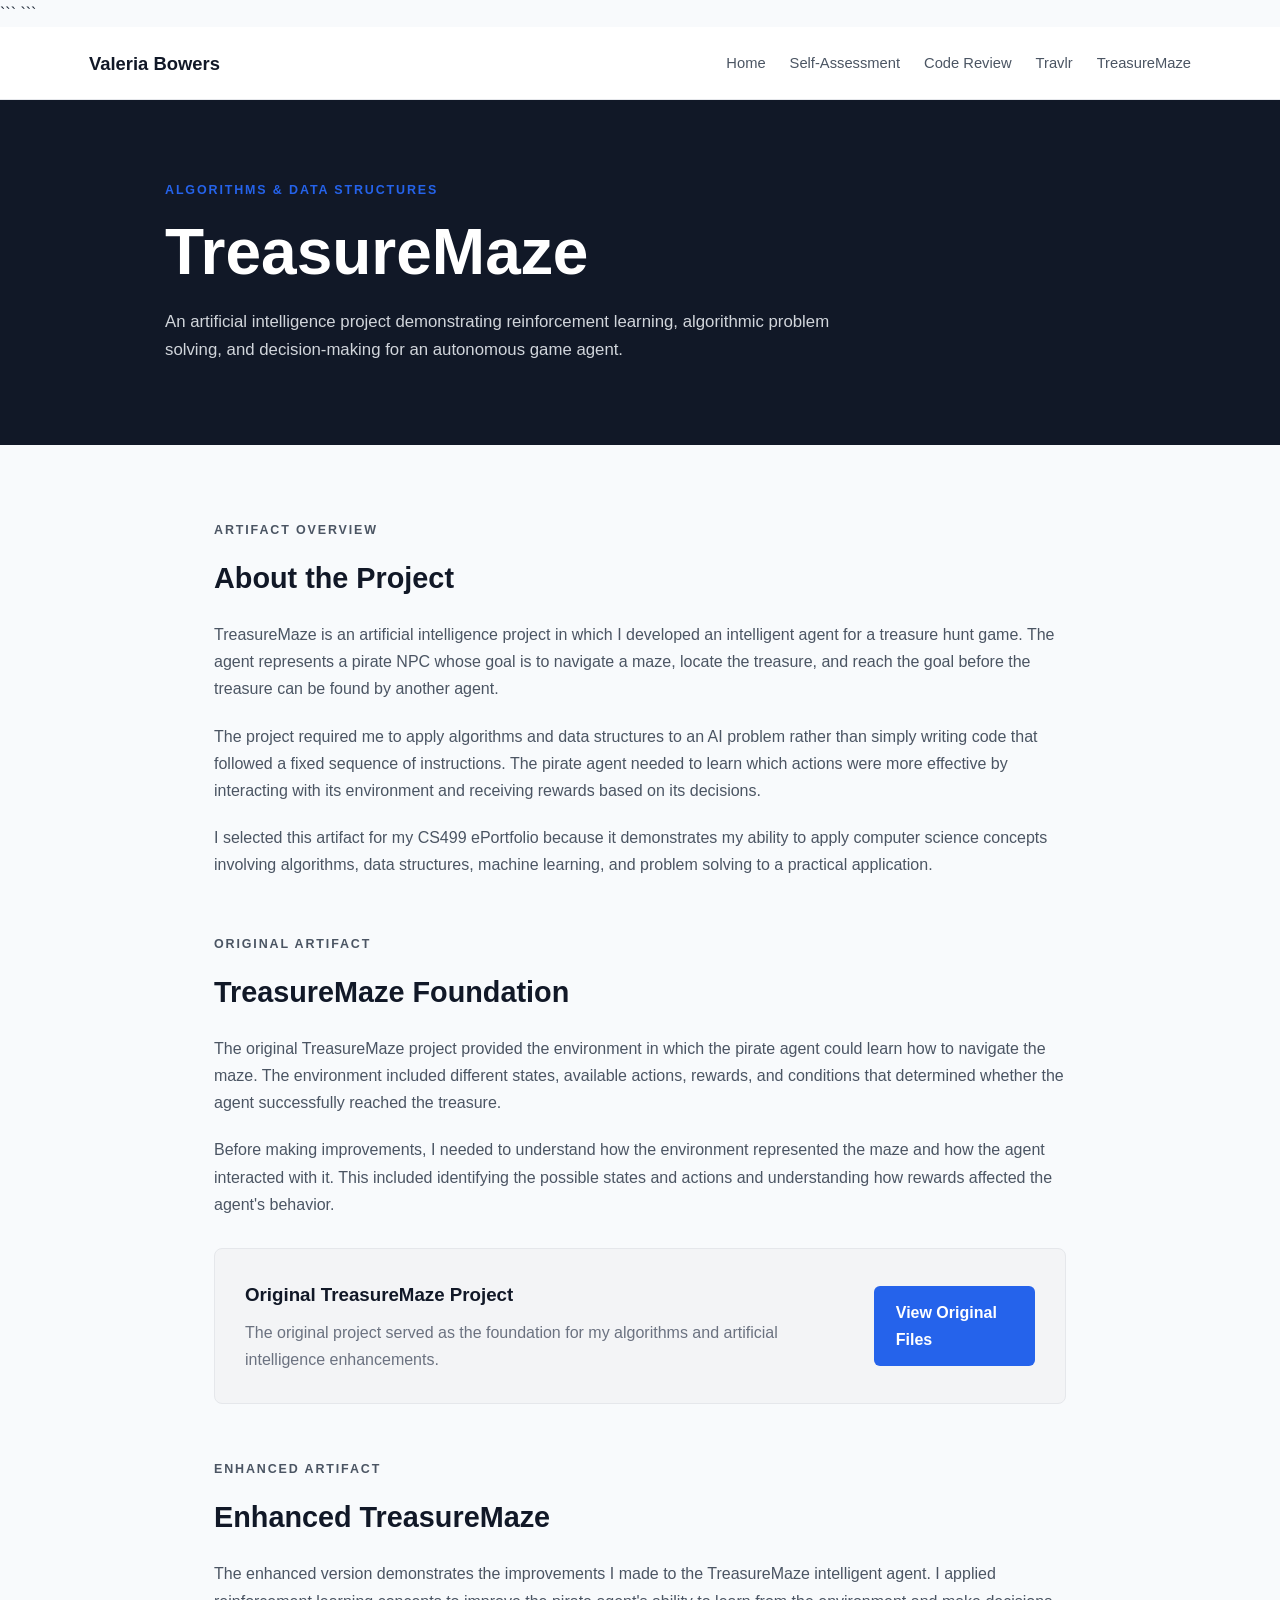
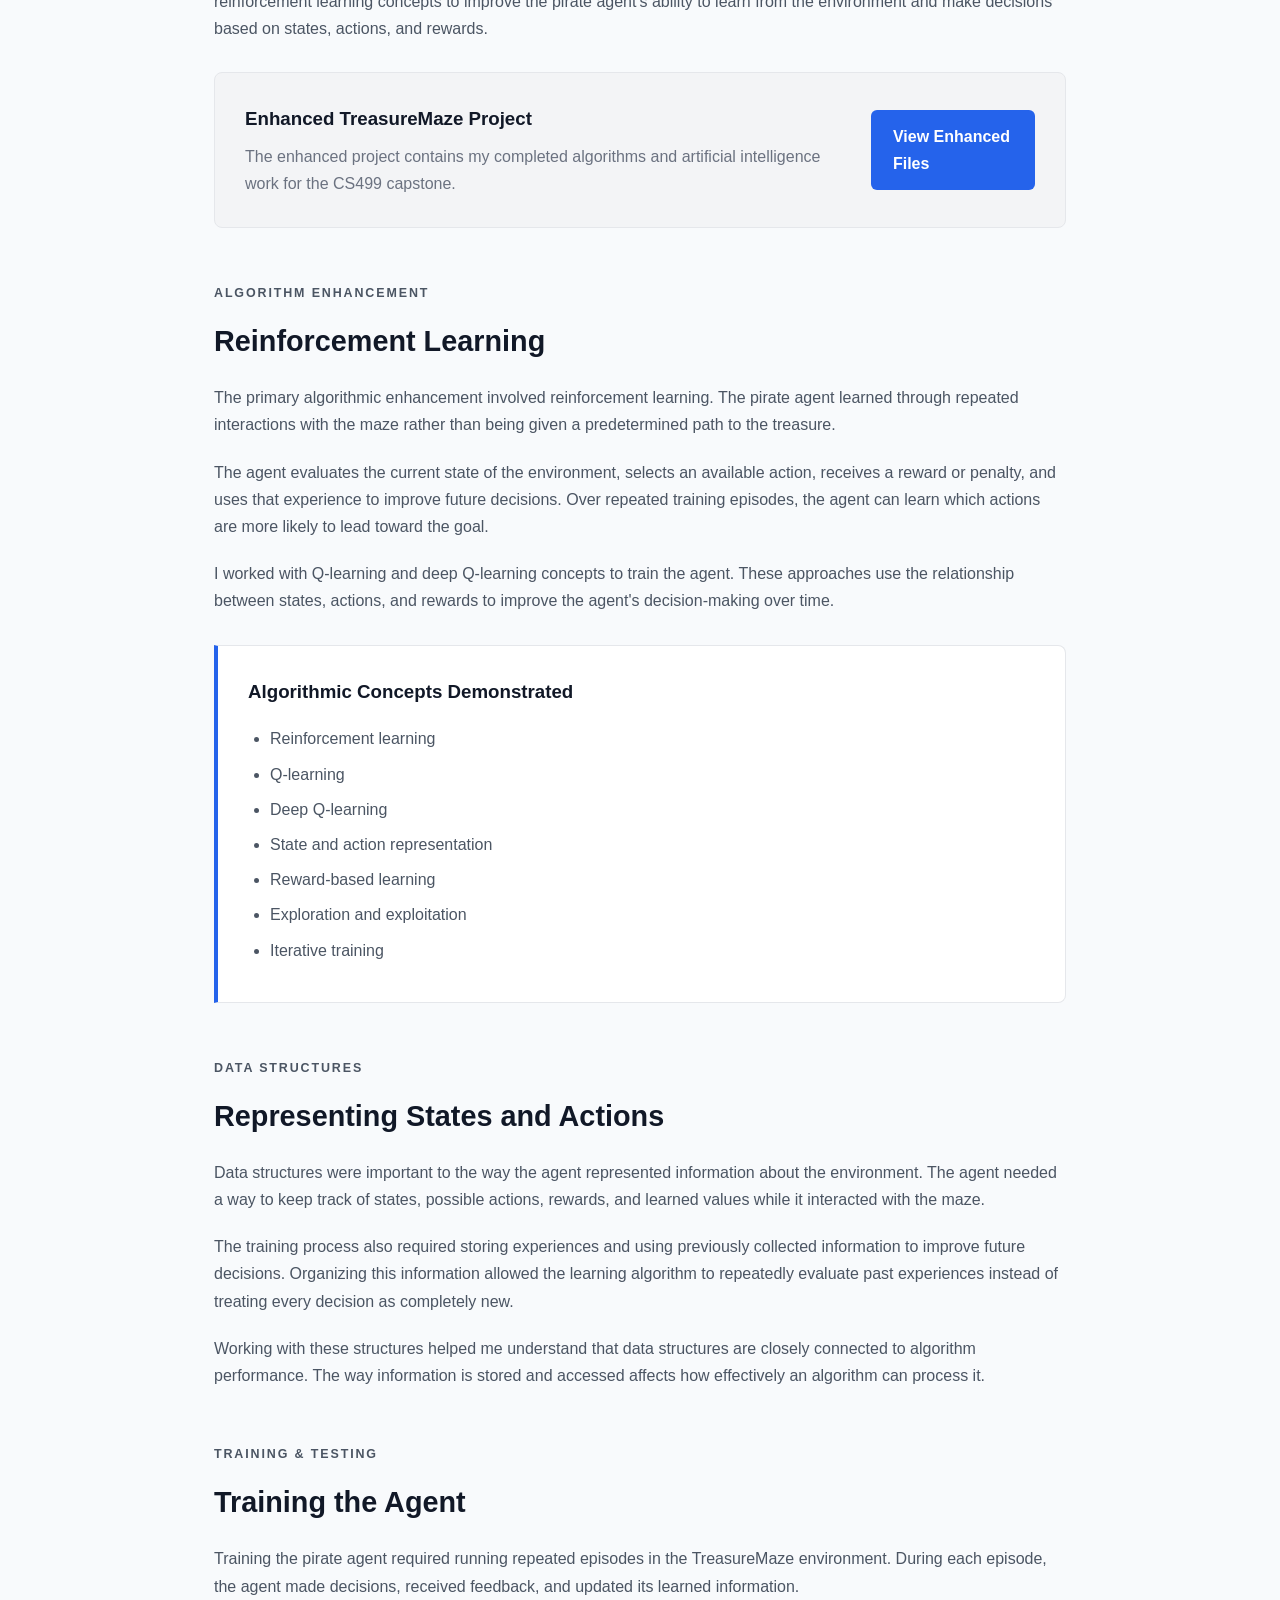
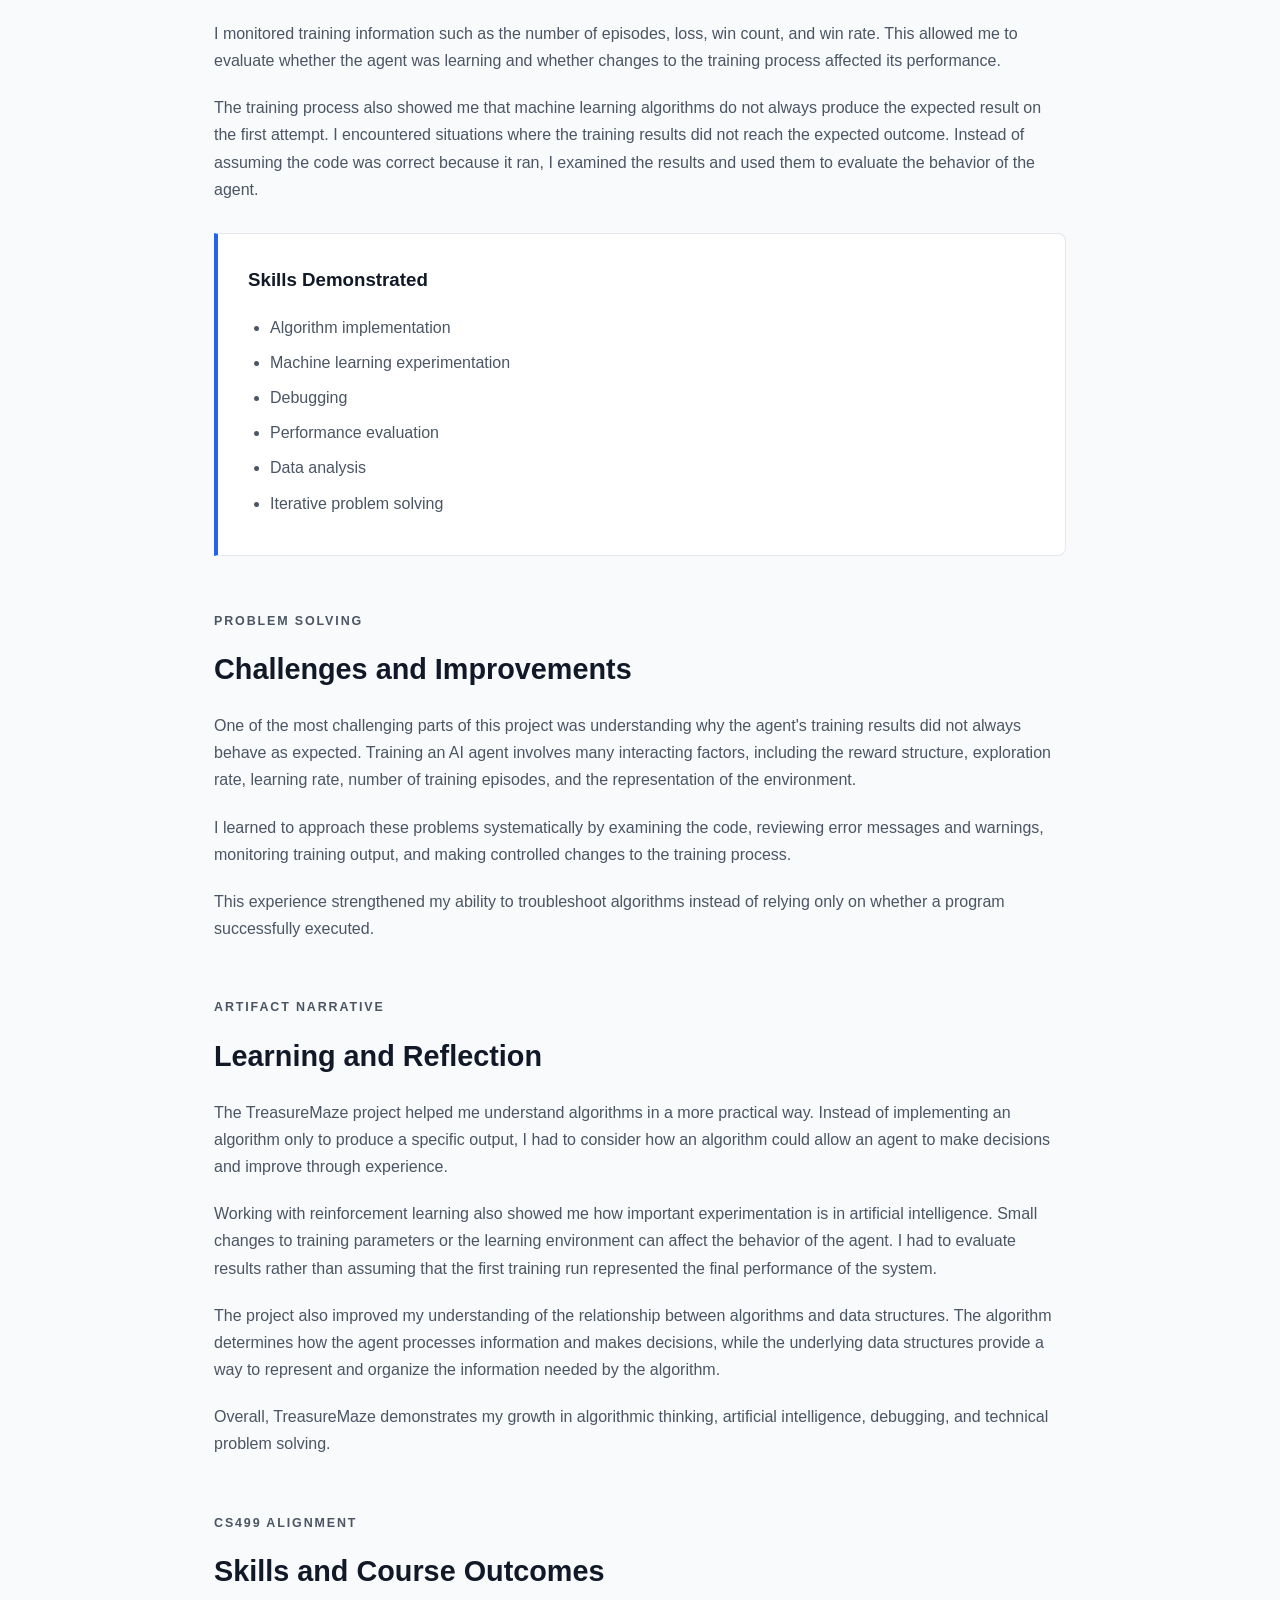
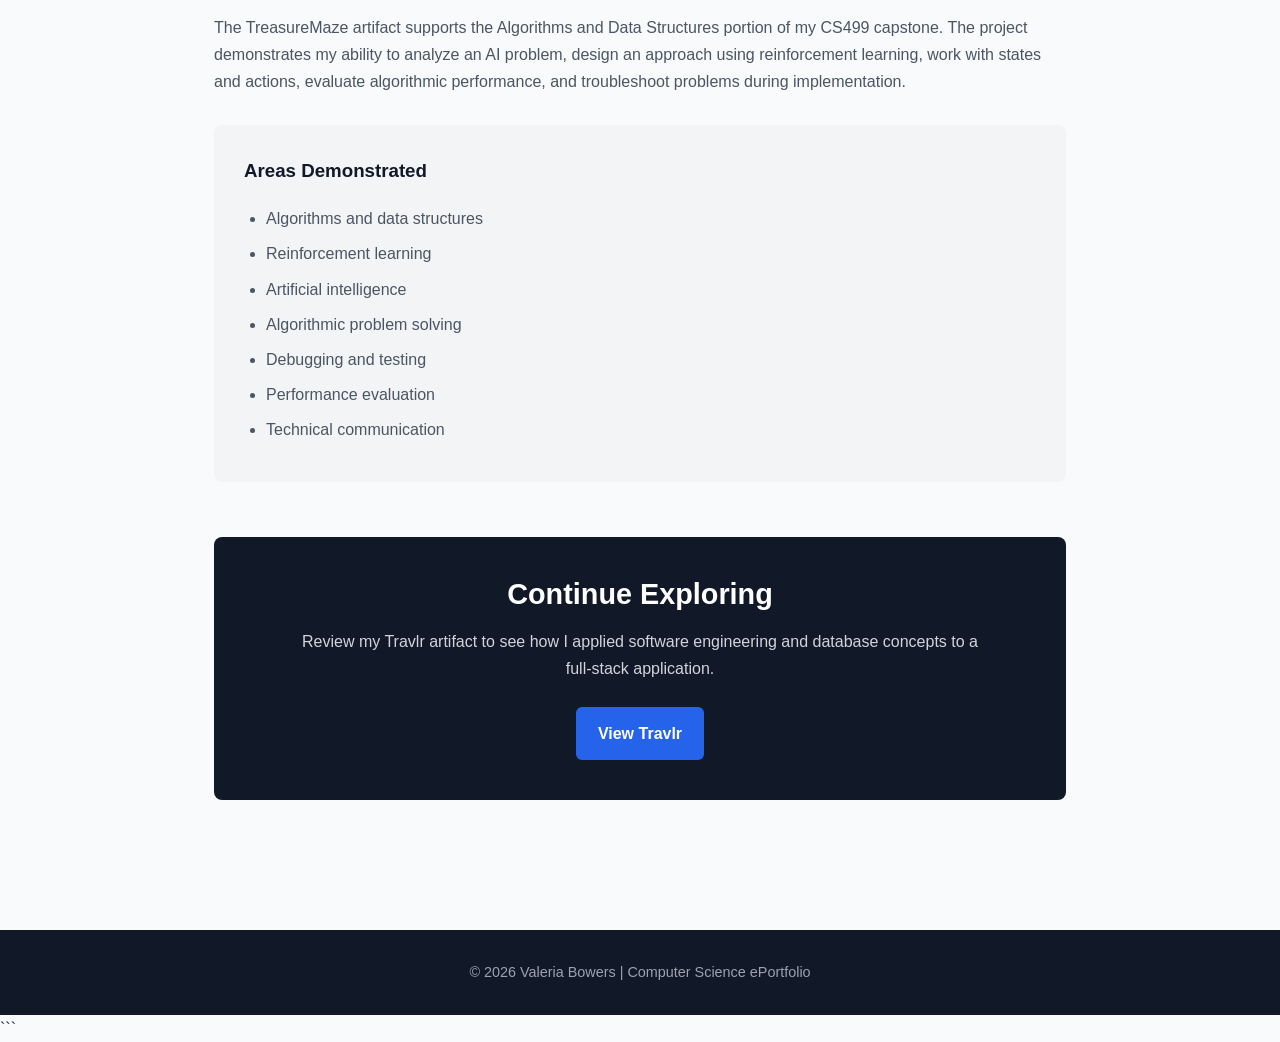
<file: treasuremaze.html>
<!DOCTYPE html>

<html lang="en">


<meta name="viewport"
      content="width=device-width, initial-scale=1.0">

<title>Algorithms & Data Structures | Valeria Bowers</title>

<link rel="stylesheet"
      href="style.css">
```

</head>

<body>

```
<header>

    <nav class="navbar">

        <div class="nav-container">

            <a href="index.html"
               class="logo">

                Valeria Bowers

            </a>

            <div class="nav-links">

                <a href="index.html">
                    Home
                </a>

                <a href="self-assessment.html">
                    Self-Assessment
                </a>

                <a href="code-review.html">
                    Code Review
                </a>

                <a href="travlr.html">
                    Travlr
                </a>

                <a href="treasuremaze.html">
                    TreasureMaze

                </a>

            </div>

        </div>

    </nav>

</header>


<main>

    <!-- PAGE INTRODUCTION -->

    <section class="page-hero">

        <div class="page-hero-content">

            <p class="eyebrow">
                ALGORITHMS & DATA STRUCTURES
            </p>

            <h1>
                TreasureMaze
            </h1>

            <p>
                An artificial intelligence project demonstrating
                reinforcement learning, algorithmic problem solving,
                and decision-making for an autonomous game agent.
            </p>

        </div>

    </section>


    <!-- ARTIFACT OVERVIEW -->

    <section class="document">

        <section class="document-section">

            <p class="eyebrow">
                ARTIFACT OVERVIEW
            </p>

            <h2>
                About the Project
            </h2>

            <p>
                TreasureMaze is an artificial intelligence project in
                which I developed an intelligent agent for a treasure
                hunt game. The agent represents a pirate NPC whose goal
                is to navigate a maze, locate the treasure, and reach the
                goal before the treasure can be found by another agent.
            </p>

            <p>
                The project required me to apply algorithms and data
                structures to an AI problem rather than simply writing
                code that followed a fixed sequence of instructions.
                The pirate agent needed to learn which actions were more
                effective by interacting with its environment and
                receiving rewards based on its decisions.
            </p>

            <p>
                I selected this artifact for my CS499 ePortfolio because
                it demonstrates my ability to apply computer science
                concepts involving algorithms, data structures, machine
                learning, and problem solving to a practical application.
            </p>

        </section>


        <!-- ORIGINAL ARTIFACT -->

        <section class="document-section">

            <p class="eyebrow">
                ORIGINAL ARTIFACT
            </p>

            <h2>
                TreasureMaze Foundation
            </h2>

            <p>
                The original TreasureMaze project provided the environment
                in which the pirate agent could learn how to navigate the
                maze. The environment included different states,
                available actions, rewards, and conditions that determined
                whether the agent successfully reached the treasure.
            </p>

            <p>
                Before making improvements, I needed to understand how
                the environment represented the maze and how the agent
                interacted with it. This included identifying the
                possible states and actions and understanding how rewards
                affected the agent's behavior.
            </p>

            <div class="artifact-card">

                <div>
            
                    <h3>
                        Original TreasureMaze Project
                    </h3>
            
                    <p>
                        The original project served as the foundation for
                        my algorithms and artificial intelligence
                        enhancements.
                    </p>
            
                </div>
            
                <a href="https://github.com/ValeriaDuharte/CS499/blob/main/TreasureHuntGame_Original.html"
                   class="button">
            
                    View Original Files
            
                </a>
            
            </div>

        </section>

        <!-- ENHANCED ARTIFACT -->

<section class="document-section">

    <p class="eyebrow">
        ENHANCED ARTIFACT
    </p>

    <h2>
        Enhanced TreasureMaze
    </h2>

    <p>
        The enhanced version demonstrates the improvements I made to
        the TreasureMaze intelligent agent. I applied reinforcement
        learning concepts to improve the pirate agent's ability to
        learn from the environment and make decisions based on
        states, actions, and rewards.
    </p>

    <div class="artifact-card">

        <div>

            <h3>
                Enhanced TreasureMaze Project
            </h3>

            <p>
                The enhanced project contains my completed algorithms
                and artificial intelligence work for the CS499 capstone.
            </p>

        </div>

        <a href="https://github.com/ValeriaDuharte/CS499/blob/main/TreasureHuntGame_Enhanced.html"
           class="button">

            View Enhanced Files

        </a>

    </div>

</section>


        <!-- ALGORITHM -->

        <section class="document-section">

            <p class="eyebrow">
                ALGORITHM ENHANCEMENT
            </p>

            <h2>
                Reinforcement Learning
            </h2>

            <p>
                The primary algorithmic enhancement involved reinforcement
                learning. The pirate agent learned through repeated
                interactions with the maze rather than being given a
                predetermined path to the treasure.
            </p>

            <p>
                The agent evaluates the current state of the environment,
                selects an available action, receives a reward or penalty,
                and uses that experience to improve future decisions.
                Over repeated training episodes, the agent can learn
                which actions are more likely to lead toward the goal.
            </p>

            <p>
                I worked with Q-learning and deep Q-learning concepts to
                train the agent. These approaches use the relationship
                between states, actions, and rewards to improve the
                agent's decision-making over time.
            </p>

            <div class="enhancement-highlight">

                <h3>
                    Algorithmic Concepts Demonstrated
                </h3>

                <ul>

                    <li>
                        Reinforcement learning
                    </li>

                    <li>
                        Q-learning
                    </li>

                    <li>
                        Deep Q-learning
                    </li>

                    <li>
                        State and action representation
                    </li>

                    <li>
                        Reward-based learning
                    </li>

                    <li>
                        Exploration and exploitation
                    </li>

                    <li>
                        Iterative training
                    </li>

                </ul>

            </div>

        </section>


        <!-- DATA STRUCTURES -->

        <section class="document-section">

            <p class="eyebrow">
                DATA STRUCTURES
            </p>

            <h2>
                Representing States and Actions
            </h2>

            <p>
                Data structures were important to the way the agent
                represented information about the environment. The agent
                needed a way to keep track of states, possible actions,
                rewards, and learned values while it interacted with the
                maze.
            </p>

            <p>
                The training process also required storing experiences
                and using previously collected information to improve
                future decisions. Organizing this information allowed the
                learning algorithm to repeatedly evaluate past experiences
                instead of treating every decision as completely new.
            </p>

            <p>
                Working with these structures helped me understand that
                data structures are closely connected to algorithm
                performance. The way information is stored and accessed
                affects how effectively an algorithm can process it.
            </p>

        </section>


        <!-- TRAINING -->

        <section class="document-section">

            <p class="eyebrow">
                TRAINING & TESTING
            </p>

            <h2>
                Training the Agent
            </h2>

            <p>
                Training the pirate agent required running repeated
                episodes in the TreasureMaze environment. During each
                episode, the agent made decisions, received feedback, and
                updated its learned information.
            </p>

            <p>
                I monitored training information such as the number of
                episodes, loss, win count, and win rate. This allowed me
                to evaluate whether the agent was learning and whether
                changes to the training process affected its performance.
            </p>

            <p>
                The training process also showed me that machine learning
                algorithms do not always produce the expected result on
                the first attempt. I encountered situations where the
                training results did not reach the expected outcome.
                Instead of assuming the code was correct because it ran,
                I examined the results and used them to evaluate the
                behavior of the agent.
            </p>

            <div class="enhancement-highlight">

                <h3>
                    Skills Demonstrated
                </h3>

                <ul>

                    <li>
                        Algorithm implementation
                    </li>

                    <li>
                        Machine learning experimentation
                    </li>

                    <li>
                        Debugging
                    </li>

                    <li>
                        Performance evaluation
                    </li>

                    <li>
                        Data analysis
                    </li>

                    <li>
                        Iterative problem solving
                    </li>

                </ul>

            </div>

        </section>


        <!-- PROBLEM SOLVING -->

        <section class="document-section">

            <p class="eyebrow">
                PROBLEM SOLVING
            </p>

            <h2>
                Challenges and Improvements
            </h2>

            <p>
                One of the most challenging parts of this project was
                understanding why the agent's training results did not
                always behave as expected. Training an AI agent involves
                many interacting factors, including the reward structure,
                exploration rate, learning rate, number of training
                episodes, and the representation of the environment.
            </p>

            <p>
                I learned to approach these problems systematically by
                examining the code, reviewing error messages and warnings,
                monitoring training output, and making controlled changes
                to the training process.
            </p>

            <p>
                This experience strengthened my ability to troubleshoot
                algorithms instead of relying only on whether a program
                successfully executed.
            </p>

        </section>


        <!-- LEARNING -->

        <section class="document-section">

            <p class="eyebrow">
                ARTIFACT NARRATIVE
            </p>

            <h2>
                Learning and Reflection
            </h2>

            <p>
                The TreasureMaze project helped me understand algorithms
                in a more practical way. Instead of implementing an
                algorithm only to produce a specific output, I had to
                consider how an algorithm could allow an agent to make
                decisions and improve through experience.
            </p>

            <p>
                Working with reinforcement learning also showed me how
                important experimentation is in artificial intelligence.
                Small changes to training parameters or the learning
                environment can affect the behavior of the agent. I had
                to evaluate results rather than assuming that the first
                training run represented the final performance of the
                system.
            </p>

            <p>
                The project also improved my understanding of the
                relationship between algorithms and data structures.
                The algorithm determines how the agent processes
                information and makes decisions, while the underlying
                data structures provide a way to represent and organize
                the information needed by the algorithm.
            </p>

            <p>
                Overall, TreasureMaze demonstrates my growth in
                algorithmic thinking, artificial intelligence, debugging,
                and technical problem solving.
            </p>

        </section>


        <!-- COURSE ALIGNMENT -->

        <section class="document-section">

            <p class="eyebrow">
                CS499 ALIGNMENT
            </p>

            <h2>
                Skills and Course Outcomes
            </h2>

            <p>
                The TreasureMaze artifact supports the Algorithms and
                Data Structures portion of my CS499 capstone. The project
                demonstrates my ability to analyze an AI problem, design
                an approach using reinforcement learning, work with
                states and actions, evaluate algorithmic performance, and
                troubleshoot problems during implementation.
            </p>

            <div class="outcome-box">

                <h3>
                    Areas Demonstrated
                </h3>

                <ul>

                    <li>
                        Algorithms and data structures
                    </li>

                    <li>
                        Reinforcement learning
                    </li>

                    <li>
                        Artificial intelligence
                    </li>

                    <li>
                        Algorithmic problem solving
                    </li>

                    <li>
                        Debugging and testing
                    </li>

                    <li>
                        Performance evaluation
                    </li>

                    <li>
                        Technical communication
                    </li>

                </ul>

            </div>

        </section>


        <!-- NAVIGATION -->

        <section class="document-section">

            <div class="navigation-card">

                <h2>
                    Continue Exploring
                </h2>

                <p>
                    Review my Travlr artifact to see how I applied
                    software engineering and database concepts to a
                    full-stack application.
                </p>

                <a href="travlr.html"
                   class="button">

                    View Travlr

                </a>

            </div>

        </section>

    </section>

</main>


<footer>

    <p>
        © 2026 Valeria Bowers | Computer Science ePortfolio
    </p>

</footer>
```

</body>

</html>
</file>
<file: style.css>
* {
    box-sizing: border-box;
    margin: 0;
    padding: 0;
}

html {
    scroll-behavior: smooth;
}

body {
    font-family: -apple-system, BlinkMacSystemFont, "Segoe UI", Arial, sans-serif;
    line-height: 1.7;
    color: #1f2937;
    background: #f8fafc;
}

a {
    color: inherit;
    text-decoration: none;
}

.navbar {
    background: #ffffff;
    border-bottom: 1px solid #e5e7eb;
    position: sticky;
    top: 0;
    z-index: 1000;
}

.nav-container {
    max-width: 1150px;
    margin: 0 auto;
    padding: 0 24px;
    min-height: 72px;
    display: flex;
    align-items: center;
    justify-content: space-between;
    gap: 30px;
}

.logo {
    font-size: 1.15rem;
    font-weight: 700;
    color: #111827;
}

.nav-links {
    display: flex;
    align-items: center;
    gap: 24px;
}

.nav-links a {
    font-size: 0.92rem;
    font-weight: 500;
    color: #4b5563;
    transition: color 0.2s ease;
}

.nav-links a:hover,
.nav-links a.active {
    color: #2563eb;
}

.hero {
    background: #111827;
    color: #ffffff;
    padding: 110px 24px;
}

.hero-content {
    max-width: 1000px;
    margin: 0 auto;
}

.eyebrow {
    font-size: 0.78rem;
    font-weight: 700;
    letter-spacing: 0.15em;
    margin-bottom: 16px;
    color: #2563eb;
}

.hero .eyebrow {
    color: #93c5fd;
}

.hero h1 {
    font-size: clamp(3rem, 7vw, 5.5rem);
    line-height: 1;
    margin-bottom: 18px;
    letter-spacing: -0.04em;
}

.hero h2 {
    font-size: 1.5rem;
    font-weight: 400;
    color: #d1d5db;
    margin-bottom: 24px;
}

.hero-text {
    max-width: 720px;
    font-size: 1.1rem;
    color: #d1d5db;
}

.hero-buttons {
    display: flex;
    gap: 14px;
    margin-top: 35px;
    flex-wrap: wrap;
}

.button {
    display: inline-block;
    padding: 13px 22px;
    background: #2563eb;
    color: #ffffff;
    border-radius: 6px;
    font-weight: 600;
    transition: transform 0.2s ease, opacity 0.2s ease;
}

.button:hover {
    transform: translateY(-2px);
    opacity: 0.9;
}

.secondary-button {
    background: transparent;
    border: 1px solid #6b7280;
}

.section {
    max-width: 1150px;
    margin: 0 auto;
    padding: 85px 24px;
}

.section-heading {
    margin-bottom: 30px;
}

.section-heading h2 {
    font-size: 2.2rem;
    line-height: 1.2;
    color: #111827;
}

.intro {
    max-width: 900px;
}

.intro p {
    margin-bottom: 20px;
    color: #4b5563;
}

.skills {
    max-width: none;
    background: #ffffff;
    padding-left: max(24px, calc((100% - 1102px) / 2));
    padding-right: max(24px, calc((100% - 1102px) / 2));
}

.card-grid {
    display: grid;
    grid-template-columns: repeat(3, 1fr);
    gap: 24px;
}

.skill-card {
    padding: 30px;
    border: 1px solid #e5e7eb;
    background: #ffffff;
    border-radius: 8px;
}

.card-number {
    color: #2563eb;
    font-weight: 700;
    margin-bottom: 18px;
}

.skill-card h3 {
    margin-bottom: 14px;
    color: #111827;
}

.skill-card p {
    color: #6b7280;
    margin-bottom: 20px;
}

.skill-card a,
.text-link {
    color: #2563eb;
    font-weight: 600;
}

.featured {
    background: #f8fafc;
}

.project-grid {
    display: grid;
    grid-template-columns: repeat(2, 1fr);
    gap: 24px;
}

.project-card {
    background: #ffffff;
    border: 1px solid #e5e7eb;
    border-radius: 8px;
    padding: 35px;
}

.project-label {
    font-size: 0.75rem;
    letter-spacing: 0.12em;
    font-weight: 700;
    color: #2563eb;
    margin-bottom: 15px;
}

.project-card h3 {
    font-size: 1.7rem;
    margin-bottom: 14px;
    color: #111827;
}

.project-card p {
    color: #6b7280;
    margin-bottom: 22px;
}

.cta {
    text-align: center;
    max-width: 800px;
}

.cta h2 {
    font-size: 2rem;
    margin-bottom: 18px;
}

.cta p {
    color: #6b7280;
    margin-bottom: 28px;
}

footer {
    background: #111827;
    color: #9ca3af;
    text-align: center;
    padding: 30px 20px;
    font-size: 0.9rem;
}

@media (max-width: 850px) {
    .nav-container {
        flex-direction: column;
        padding: 18px 24px;
    }

    .nav-links {
        flex-wrap: wrap;
        justify-content: center;
        gap: 14px;
    }

    .card-grid {
        grid-template-columns: 1fr;
    }

    .project-grid {
        grid-template-columns: 1fr;
    }

    .hero {
        padding: 80px 24px;
    }
}

@media (max-width: 500px) {
    .hero h1 {
        font-size: 3rem;
    }

    .hero-buttons {
        flex-direction: column;
        align-items: stretch;
    }

    .button {
        text-align: center;
    }
}
.page-hero {
    background: #111827;
    color: #ffffff;
    padding: 80px 24px;
}

.page-hero-content {
    max-width: 950px;
    margin: 0 auto;
}

.page-hero h1 {
    font-size: clamp(2.5rem, 6vw, 4rem);
    line-height: 1.1;
    margin-bottom: 20px;
}

.page-hero p:not(.eyebrow) {
    max-width: 700px;
    color: #d1d5db;
    font-size: 1.05rem;
}

.document {
    max-width: 900px;
    margin: 0 auto;
    padding: 75px 24px;
}

.document-section {
    margin-bottom: 55px;
}

.document-section h2 {
    font-size: 1.8rem;
    line-height: 1.25;
    color: #111827;
    margin-bottom: 24px;
}

.document-section p {
    color: #4b5563;
    margin-bottom: 20px;
}

@media (max-width: 700px) {
    .page-hero {
        padding: 60px 24px;
    }

    .document {
        padding: 55px 24px;
    }

    .document-section h2 {
        font-size: 1.5rem;
    }
}

.video-placeholder {
    margin-top: 30px;
    padding: 60px 35px;
    text-align: center;
    background: #f3f4f6;
    border: 1px solid #e5e7eb;
    border-radius: 8px;
}

.video-icon {
    width: 60px;
    height: 60px;
    margin: 0 auto 20px;
    display: flex;
    align-items: center;
    justify-content: center;
    background: #2563eb;
    color: #ffffff;
    border-radius: 50%;
    font-size: 1.3rem;
}

.video-placeholder h3 {
    margin-bottom: 12px;
    font-size: 1.5rem;
    color: #111827;
}

.video-placeholder p {
    max-width: 650px;
    margin: 0 auto 25px;
    color: #6b7280;
}

.enhancement-grid {
    display: grid;
    grid-template-columns: repeat(3, 1fr);
    gap: 20px;
    margin-top: 30px;
}

.enhancement-card {
    padding: 28px;
    background: #ffffff;
    border: 1px solid #e5e7eb;
    border-radius: 8px;
}

.enhancement-card h3 {
    margin-bottom: 14px;
    color: #111827;
}

.enhancement-card p {
    color: #6b7280;
}

.skills-list {
    margin-top: 20px;
    padding-left: 25px;
}

.skills-list li {
    margin-bottom: 10px;
    color: #4b5563;
}

.navigation-card {
    padding: 40px;
    background: #111827;
    color: #ffffff;
    border-radius: 8px;
    text-align: center;
}

.navigation-card h2 {
    color: #ffffff;
    margin-bottom: 15px;
}

.navigation-card p {
    max-width: 700px;
    margin: 0 auto 25px;
    color: #d1d5db;
}

@media (max-width: 850px) {

    .enhancement-grid {
        grid-template-columns: 1fr;
    }

}

.tech-grid {
    display: grid;
    grid-template-columns: repeat(4, 1fr);
    gap: 18px;
    margin-top: 30px;
}

.tech-card {
    padding: 25px;
    background: #ffffff;
    border: 1px solid #e5e7eb;
    border-radius: 8px;
}

.tech-card h3 {
    font-size: 1rem;
    margin-bottom: 8px;
    color: #111827;
}

.tech-card p {
    color: #6b7280;
    margin-bottom: 0;
}

.artifact-card {
    display: flex;
    align-items: center;
    justify-content: space-between;
    gap: 25px;
    margin-top: 30px;
    padding: 30px;
    background: #f3f4f6;
    border: 1px solid #e5e7eb;
    border-radius: 8px;
}

.artifact-card h3 {
    margin-bottom: 8px;
    color: #111827;
}

.artifact-card p {
    margin-bottom: 0;
    color: #6b7280;
}

.enhancement-highlight {
    margin-top: 30px;
    padding: 30px;
    background: #ffffff;
    border-left: 4px solid #2563eb;
    border-top: 1px solid #e5e7eb;
    border-right: 1px solid #e5e7eb;
    border-bottom: 1px solid #e5e7eb;
    border-radius: 0 8px 8px 0;
}

.enhancement-highlight h3 {
    margin-bottom: 18px;
    color: #111827;
}

.enhancement-highlight ul,
.outcome-box ul {
    padding-left: 22px;
}

.enhancement-highlight li,
.outcome-box li {
    margin-bottom: 8px;
    color: #4b5563;
}

.outcome-box {
    margin-top: 30px;
    padding: 30px;
    background: #f3f4f6;
    border-radius: 8px;
}

.outcome-box h3 {
    margin-bottom: 18px;
    color: #111827;
}

@media (max-width: 850px) {

    .tech-grid {
        grid-template-columns: repeat(2, 1fr);
    }

    .artifact-card {
        flex-direction: column;
        align-items: flex-start;
    }

}

@media (max-width: 550px) {

    .tech-grid {
        grid-template-columns: 1fr;
    }

}
</file>
